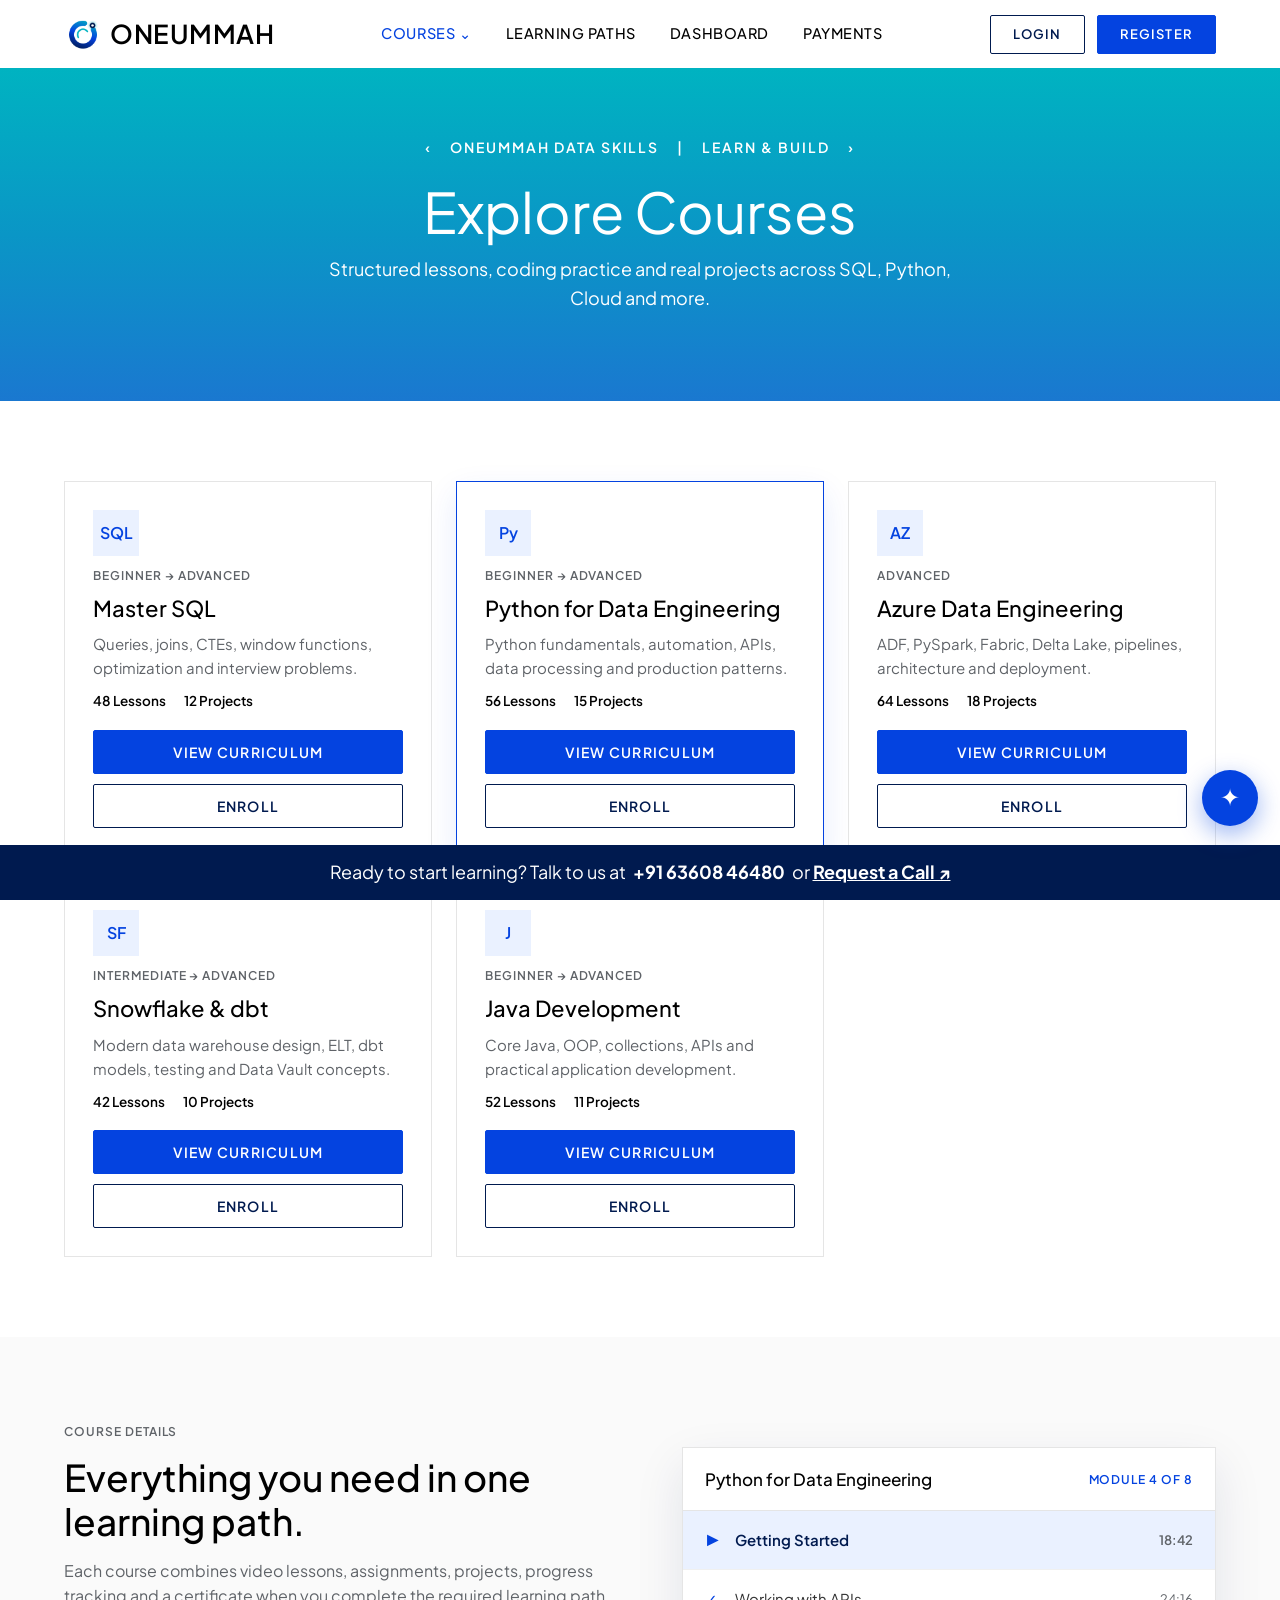
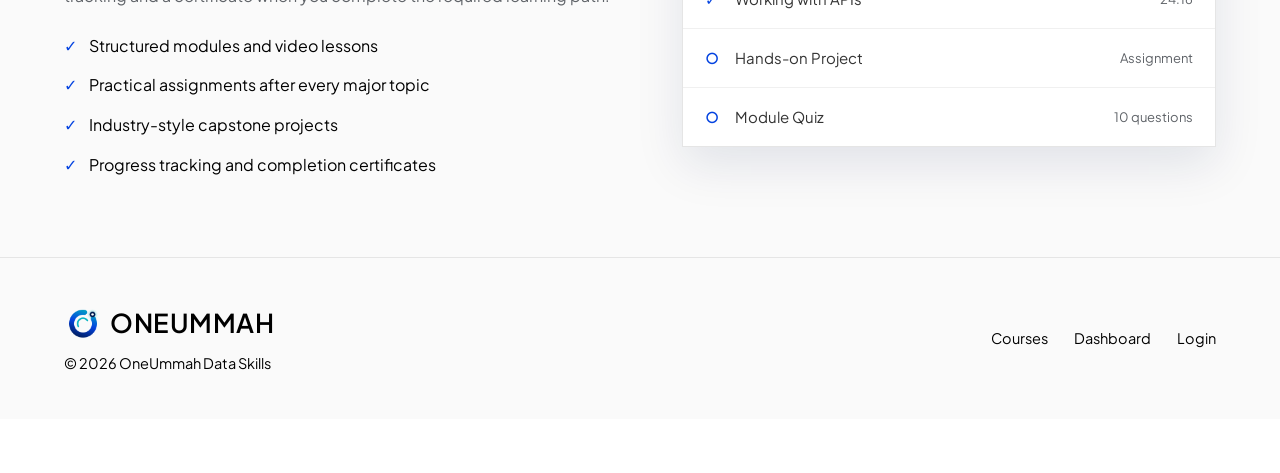
<file: courses.html>
<!DOCTYPE html>
<html lang="en">
<head>
<meta charset="utf-8">
<meta name="viewport" content="width=device-width, initial-scale=1">
<link rel="preconnect" href="https://fonts.googleapis.com">
<link rel="preconnect" href="https://fonts.gstatic.com" crossorigin>
<link href="https://fonts.googleapis.com/css2?family=Plus+Jakarta+Sans:wght@400;500;600;700&display=swap" rel="stylesheet">
<link href="https://api.fontshare.com/v2/css?f[]=clash-grotesk@400,500,600&display=swap" rel="stylesheet">
<link rel="stylesheet" href="scaler-theme.css?v=4">
<title>Courses | OneUmmah Data Skills</title>
</head>
<body>
<header>
  <div class="wrap nav">
    <a class="logo" href="index.html"><i>O</i>OneUmmah</a>
    <nav class="links" id="links" aria-label="Main">
      <div class="dd" id="dd">
        <button type="button" aria-expanded="false" aria-current="page">Courses ⌄</button>
        <div class="dd-menu">
          <a href="courses.html#sql">Master SQL</a>
          <a href="courses.html#python">Python for Data Engineering</a>
          <a href="courses.html#azure">Azure Data Engineering</a>
          <a href="courses.html#snowflake">Snowflake &amp; dbt</a>
          <a href="courses.html#java">Java Development</a>
        </div>
      </div>
      <a href="learning-paths.html">Learning Paths</a>
      <a href="dashboard.html">Dashboard</a>
      <a href="payments.html">Payments</a>
      <a class="m-only" href="login.html">Login</a>
    </nav>
    <div class="nav-cta">
      <span class="nav-guest" id="guestActions">
        <a class="btn outline sm hide-m" href="login.html">Login</a>
        <a class="btn sm hide-m" href="register.html">Register</a>
      </span>
      <span class="nav-user" id="authActions" style="display:none">
        <a href="dashboard.html" class="user-pill"><span class="av" id="navAvatar">S</span><span id="navName">Student</span></a>
        <button class="btn outline sm" type="button" onclick="handleLogout()">Logout</button>
      </span>
      <button class="burger" id="burger" aria-label="Menu" aria-expanded="false">☰</button>
    </div>
  </div>
</header>
<main>
<section class="page-hero">
  <div class="wrap">
    <div class="eyebrow"><span>‹</span><span>OneUmmah Data Skills</span><span>|</span><span>Learn &amp; Build</span><span>›</span></div>
    <h1>Explore Courses</h1>
    <p>Structured lessons, coding practice and real projects across SQL, Python, Cloud and more.</p>
  </div>
</section>

<section>
  <div class="wrap">
    <div class="grid courses">
      <article class="card" id="sql">
        <span class="badge">SQL</span><span class="tag">Beginner → Advanced</span>
        <h3>Master SQL</h3><p>Queries, joins, CTEs, window functions, optimization and interview problems.</p>
        <div class="meta"><span>48 Lessons</span><span>12 Projects</span></div>
        <div class="acts">
          <button class="btn" type="button" onclick="openCourse('sql')">View Curriculum</button>
          <button class="btn outline course-btn-alt" type="button" data-course="sql" onclick="startEnroll('sql')">Enroll</button>
        </div>
      </article>
      <article class="card featured" id="python">
        <span class="badge">Py</span><span class="tag">Beginner → Advanced</span>
        <h3>Python for Data Engineering</h3><p>Python fundamentals, automation, APIs, data processing and production patterns.</p>
        <div class="meta"><span>56 Lessons</span><span>15 Projects</span></div>
        <div class="acts">
          <button class="btn" type="button" onclick="openCourse('python')">View Curriculum</button>
          <button class="btn outline course-btn-alt" type="button" data-course="python" onclick="startEnroll('python')">Enroll</button>
        </div>
      </article>
      <article class="card" id="azure">
        <span class="badge">AZ</span><span class="tag">Advanced</span>
        <h3>Azure Data Engineering</h3><p>ADF, PySpark, Fabric, Delta Lake, pipelines, architecture and deployment.</p>
        <div class="meta"><span>64 Lessons</span><span>18 Projects</span></div>
        <div class="acts">
          <button class="btn" type="button" onclick="openCourse('azure')">View Curriculum</button>
          <button class="btn outline course-btn-alt" type="button" data-course="azure" onclick="startEnroll('azure')">Enroll</button>
        </div>
      </article>
      <article class="card" id="snowflake">
        <span class="badge">SF</span><span class="tag">Intermediate → Advanced</span>
        <h3>Snowflake &amp; dbt</h3><p>Modern data warehouse design, ELT, dbt models, testing and Data Vault concepts.</p>
        <div class="meta"><span>42 Lessons</span><span>10 Projects</span></div>
        <div class="acts">
          <button class="btn" type="button" onclick="openCourse('snowflake')">View Curriculum</button>
          <button class="btn outline course-btn-alt" type="button" data-course="snowflake" onclick="startEnroll('snowflake')">Enroll</button>
        </div>
      </article>
      <article class="card" id="java">
        <span class="badge">J</span><span class="tag">Beginner → Advanced</span>
        <h3>Java Development</h3><p>Core Java, OOP, collections, APIs and practical application development.</p>
        <div class="meta"><span>52 Lessons</span><span>11 Projects</span></div>
        <div class="acts">
          <button class="btn" type="button" onclick="openCourse('java')">View Curriculum</button>
          <button class="btn outline course-btn-alt" type="button" data-course="java" onclick="startEnroll('java')">Enroll</button>
        </div>
      </article>
    </div>
  </div>
</section>

<section id="course-details" class="alt">
  <div class="wrap detail">
    <div>
      <span class="tag">Course details</span>
      <h2 id="detailTitle">Everything you need in one learning path.</h2>
      <p>Each course combines video lessons, assignments, projects, progress tracking and a certificate when you complete the required learning path.</p>
      <ul class="checks">
        <li>Structured modules and video lessons</li>
        <li>Practical assignments after every major topic</li>
        <li>Industry-style capstone projects</li>
        <li>Progress tracking and completion certificates</li>
      </ul>
    </div>
    <div class="lpanel">
      <div class="lhead"><span id="detailModule">Python for Data Engineering</span><b>Module 4 of 8</b></div>
      <div class="lrow on"><span>▶</span> Getting Started <small>18:42</small></div>
      <div class="lrow"><span>✓</span> Working with APIs <small>24:16</small></div>
      <div class="lrow"><span>○</span> Hands-on Project <small>Assignment</small></div>
      <div class="lrow"><span>○</span> Module Quiz <small>10 questions</small></div>
    </div>
  </div>
</section>
</main>
<footer>
  <div class="wrap foot">
    <div><a class="logo" href="index.html"><i>O</i>OneUmmah</a><p style="margin-top:8px">© 2026 OneUmmah Data Skills</p></div>
    <nav aria-label="Footer"><a href="courses.html">Courses</a><a href="dashboard.html">Dashboard</a><a href="login.html">Login</a></nav>
  </div>
</footer>
<div id="toast" class="toast"></div>
<script src="script.js"></script>
<script src="scaler-common.js?v=4"></script>
<script src="chatbot.js?v=4"></script>
</body>
</html>
</file>
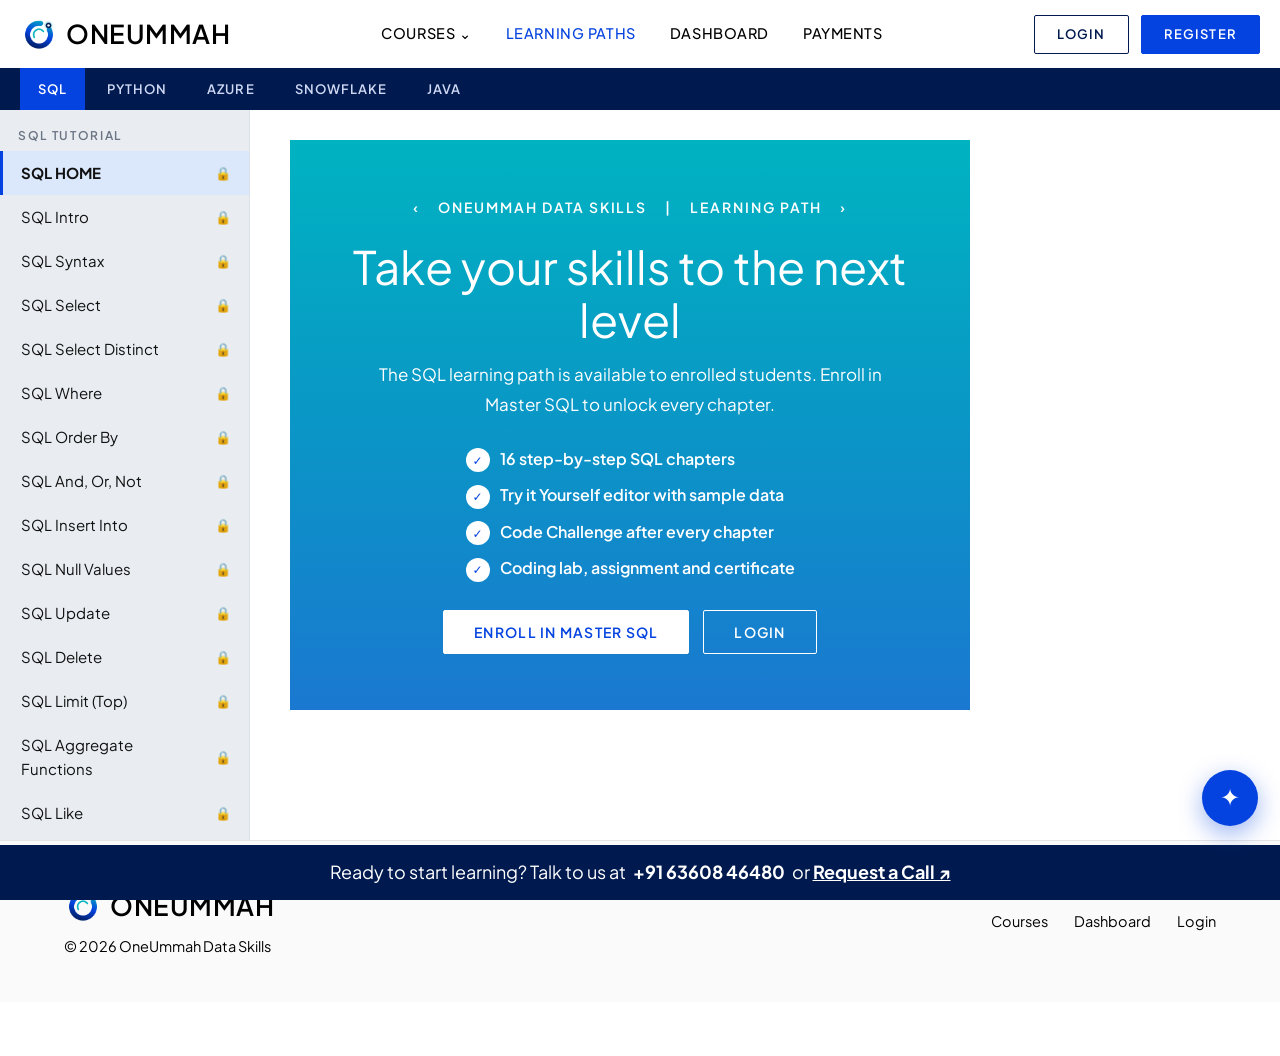
<file: learning-paths.html>
<!DOCTYPE html>
<html lang="en">
<head>
<meta charset="utf-8">
<meta name="viewport" content="width=device-width, initial-scale=1">
<link rel="preconnect" href="https://fonts.googleapis.com">
<link rel="preconnect" href="https://fonts.gstatic.com" crossorigin>
<link href="https://fonts.googleapis.com/css2?family=Plus+Jakarta+Sans:wght@400;500;600;700&display=swap" rel="stylesheet">
<link href="https://api.fontshare.com/v2/css?f[]=clash-grotesk@400,500,600&display=swap" rel="stylesheet">
<link rel="stylesheet" href="scaler-theme.css?v=4">
<title>SQL Learning Path | OneUmmah Data Skills</title>
<script src="scaler-access.js?v=4"></script>
<style>
header .wrap,.lt-tabs .wrap{max-width:none;padding:0 20px}
.lt-tabs{background:var(--navy);position:sticky;top:68px;z-index:55}
.lt-tabs .wrap{display:flex;gap:4px;overflow-x:auto}
.lt-tabs a{padding:13px 18px;font:600 13px var(--font);letter-spacing:.08em;text-transform:uppercase;color:#cfd8f3;white-space:nowrap;cursor:pointer}
.lt-tabs a:hover{background:#0d2a6b;color:#fff}
.lt-tabs a.on{background:var(--blue);color:#fff}
.lt-layout{display:grid;grid-template-columns:250px minmax(0,1fr) 270px;gap:0;align-items:start}
.lt-side{position:sticky;top:116px;height:calc(100vh - 116px - 54px);overflow-y:auto;background:#e9edf2;border-right:1px solid #dbe1e8}
.lt-sidehead{padding:18px 18px 8px;font:600 12px var(--font);letter-spacing:.14em;color:#6b7482}
.lt-side a{display:block;padding:10px 18px;font-size:15px;color:#111;cursor:pointer}
.lt-side .ch{display:flex;justify-content:space-between;align-items:center;gap:8px;border-left:3px solid transparent}
.lt-side .ch:hover,.lt-side .sb:hover{background:#dde5ef}
.lt-side .ch.cur{background:#fff;font-weight:600}
.lt-side .ch.on{background:#dbe7fb;border-left-color:var(--blue);font-weight:700}
.lt-side .car{display:block;width:0;height:0;border-left:5px solid transparent;border-right:5px solid transparent;border-top:6px solid #5f6772;transition:transform .2s}
.lt-side .car.up{transform:rotate(180deg)}
.lt-side .sub{background:#fff}
.lt-side .sb{padding:9px 18px 9px 34px;font-size:14px;border-left:3px solid transparent}
.lt-side .sb.on{background:#dbe7fb;border-left-color:var(--blue);font-weight:700}
.lt-side .d{color:#1c7a45;font-size:13px}
.lt-main{min-width:0;padding:30px 40px 70px}
.lt-hr{border:0;border-top:1px solid var(--line);margin:0 0 24px}
.lt-exercise{scroll-margin-top:130px}
.lt-main h1{font:400 clamp(32px,4vw,48px)/1.15 var(--display);margin-bottom:18px}
.lt-main h2{text-align:left}
.lt-nav{display:flex;justify-content:space-between;gap:12px;margin:0 0 26px}
.lt-main p{margin:0 0 16px;font-size:17px;color:#222;line-height:1.75}
.lt-cards{display:grid;grid-template-columns:1fr 1fr;border:1px solid var(--line);margin:8px 0 28px}
.lt-cards>div{padding:30px}
.lt-cards>div+div{background:#eaf3ff}
.lt-cards h2{font-size:28px;margin-bottom:12px}
.lt-cards .btn{margin-top:6px}
.lt-ex-box{background:#f1f4f9;border:1px solid var(--line);padding:22px;margin:22px 0}
.lt-ex-box h3{font:500 24px var(--display);margin-bottom:12px}
.code{background:#fff;border-left:4px solid var(--blue);padding:14px 16px;font:15px/1.7 Consolas,"Courier New",monospace;white-space:pre-wrap;overflow-x:auto;margin-bottom:16px}
.kw{color:#0443e0;font-weight:600}.str{color:#a31515}
.lt-try{display:none;margin-top:18px}
.lt-try.open{display:block}
.lt-try textarea{display:block;width:100%;min-height:150px;resize:vertical;background:#0b1730;color:#e6edf7;border:0;padding:16px;font:14px/1.7 Consolas,"Courier New",monospace;outline:none}
.lt-try .acts{display:flex;gap:10px;flex-wrap:wrap;margin:10px 0}
.lt-out{background:#fff;border:1px solid var(--line);padding:14px;min-height:60px;overflow:auto;font-size:14px}
.lt-out table{width:100%;border-collapse:collapse}
.lt-out th,.lt-out td{padding:8px 10px;text-align:left;border:1px solid var(--line);white-space:nowrap}
.lt-out th{background:#eaf1ff}
.lt-out .ok{color:#166534;font-weight:600}.lt-out .bad{color:#b42318}
.lt-exercise{background:#14233f;color:#fff;padding:30px;margin:30px 0}
.lt-exercise h3{color:#fff;font:500 28px var(--display);text-align:center;margin-bottom:14px}
.lt-exercise .q{text-align:center;font-weight:700;margin-bottom:16px}
.lt-exercise label{display:block;max-width:440px;margin:8px auto;padding:12px 14px;background:rgba(255,255,255,.08);cursor:pointer}
.lt-exercise label:hover{background:rgba(255,255,255,.16)}
.lt-exercise input{accent-color:#4d8bff;margin-right:8px}
.lt-exercise .fb{text-align:center;margin-top:14px;font-weight:700;min-height:22px}
.lt-exercise .btn{display:block;margin:16px auto 0}
.lt-right{position:sticky;top:130px;padding:30px 24px 0 0}
.lt-pcard{border:1px solid var(--line);padding:22px;margin-bottom:16px;background:#fff}
.lt-pcard h3{font:500 20px var(--display);margin-bottom:10px}
.lt-bar{height:8px;background:#e8eef9;margin:10px 0}
.lt-bar div{height:100%;background:var(--blue)}
.lt-pcard .btn{display:block;text-align:center;margin-top:10px}
.lt-lock{background:var(--hero-deep);color:#fff;padding:56px 36px;text-align:center}
.lt-lock .eyebrow{justify-content:center}
.lt-lock h2{color:#fff;text-align:center;font:400 clamp(30px,4vw,46px)/1.15 var(--display);margin:22px 0 14px}
.lt-lock p{color:#fff;max-width:560px;margin:0 auto 20px}
.lt-lock ul{list-style:none;display:inline-grid;gap:10px;text-align:left;margin:6px 0 28px;font-weight:600}
.lt-lock li::before{content:"✓";display:inline-grid;place-items:center;width:24px;height:24px;border-radius:50%;background:#fff;color:var(--blue);font-size:12px;margin-right:10px}
.lt-lock .row{display:flex;gap:14px;justify-content:center;flex-wrap:wrap}
.lt-lock .btn{background:#fff;color:var(--blue);border-color:#fff}
.lt-lock .btn.outline{background:transparent;color:#fff;border-color:#fff}
.lt-select{display:none;width:100%;height:44px;margin-bottom:18px;border:1px solid #cfcfcf;padding:0 12px;font:inherit;background:#fff}
@media(max-width:1180px){.lt-layout{grid-template-columns:240px minmax(0,1fr)}.lt-right{display:none}}
@media(max-width:860px){.lt-layout{grid-template-columns:1fr}.lt-side{display:none}.lt-select{display:block}.lt-cards{grid-template-columns:1fr}.lt-lock{padding:40px 20px}.lt-main{padding:22px 16px 60px}.lt-tabs{top:0;position:static}}
.cm{color:#6a737d;font-style:italic}
.lt-out pre{margin:0;white-space:pre-wrap;font:14px/1.7 Consolas,"Courier New",monospace;color:#111}
.lt-out pre.bad{color:#b42318}
</style>
</head>
<body>
<header>
  <div class="wrap nav">
    <a class="logo" href="index.html"><i>O</i>OneUmmah</a>
    <nav class="links" id="links" aria-label="Main">
      <div class="dd" id="dd">
        <button type="button" aria-expanded="false">Courses ⌄</button>
        <div class="dd-menu">
          <a href="courses.html#sql">Master SQL</a>
          <a href="courses.html#python">Python for Data Engineering</a>
          <a href="courses.html#azure">Azure Data Engineering</a>
          <a href="courses.html#snowflake">Snowflake &amp; dbt</a>
          <a href="courses.html#java">Java Development</a>
        </div>
      </div>
      <a href="learning-paths.html" aria-current="page">Learning Paths</a>
      <a href="dashboard.html">Dashboard</a>
      <a href="payments.html">Payments</a>
      <a class="m-only" href="login.html">Login</a>
    </nav>
    <div class="nav-cta">
      <span class="nav-guest" id="guestActions">
        <a class="btn outline sm hide-m" href="login.html">Login</a>
        <a class="btn sm hide-m" href="register.html">Register</a>
      </span>
      <span class="nav-user" id="authActions" style="display:none">
        <a href="dashboard.html" class="user-pill"><span class="av" id="navAvatar">S</span><span id="navName">Student</span></a>
        <button class="btn outline sm" type="button" onclick="handleLogout()">Logout</button>
      </span>
      <button class="burger" id="burger" aria-label="Menu" aria-expanded="false">☰</button>
    </div>
  </div>
</header>

<div class="lt-tabs"><div class="wrap">
  <a class="on" id="tabSql" href="#home">SQL</a><a id="tabPy" href="#py-home">Python</a><a data-soon="Azure">Azure</a><a data-soon="Snowflake">Snowflake</a><a data-soon="Java">Java</a>
</div></div>

<main class="lt-layout">
  <aside class="lt-side"><div class="lt-sidehead" id="sideHead">SQL TUTORIAL</div><nav id="chList" aria-label="SQL chapters"></nav></aside>
  <article class="lt-main" id="ltMain"></article>
  <aside class="lt-right" id="ltRight"></aside>
</main>

<footer>
  <div class="wrap foot">
    <div><a class="logo" href="index.html"><i>O</i>OneUmmah</a><p style="margin-top:8px">© 2026 OneUmmah Data Skills</p></div>
    <nav aria-label="Footer"><a href="courses.html">Courses</a><a href="dashboard.html">Dashboard</a><a href="login.html">Login</a></nav>
  </div>
</footer>
<div id="toast" class="toast"></div>
<script src="script.js"></script>
<script src="scaler-common.js?v=4"></script>
<script>
(function(){
  function byId(i){return document.getElementById(i)}
  function say(m){if(typeof toast==="function")toast(m)}
  var CH,P,PATH,paid,PATHS={};

  /* ---------- chapters ---------- */
  var SQL_CH=[
   {id:"home",t:"SQL HOME"},
   {id:"intro",t:"SQL Intro",p:["SQL (Structured Query Language) is the standard language for working with relational databases. You use it to store, read, change and remove data.","A relational database keeps its data in tables made of rows and columns. SQL is how you talk to those tables, and the same ideas work in MySQL, PostgreSQL, SQL Server and SQLite."],ex:"SELECT * FROM Customers;",q:["What does SQL stand for?",["Structured Query Language","Simple Question List","Stored Query Logic"],0]},
   {id:"syntax",t:"SQL Syntax",p:["Every SQL command is a statement. A statement is made of keywords such as SELECT and FROM, plus table and column names, and it ends with a semicolon.","Keywords are not case sensitive, but writing them in capitals makes queries easier to read."],ex:"SELECT CustomerName, City FROM Customers;",q:["Which symbol usually ends an SQL statement?",[".",";",":"],1]},
   {id:"select",t:"SQL Select",p:["SELECT chooses the columns you want to see. List the column names separated by commas, or use * to get every column.","FROM tells SQL which table to read the data from."],ex:"SELECT CustomerName, Country FROM Customers;",q:["Which command reads data from a table?",["GET","SELECT","FETCH"],1]},
   {id:"distinct",t:"SQL Select Distinct",p:["A column often repeats the same value many times. SELECT DISTINCT returns each different value only once.","Use it to answer questions such as: which countries do my customers live in?"],ex:"SELECT DISTINCT Country FROM Customers;",q:["What does DISTINCT do?",["Sorts the rows","Removes duplicate values","Deletes rows"],1]},
   {id:"where",t:"SQL Where",p:["WHERE keeps only the rows that match a condition. Text values go inside single quotes, numbers do not.","You can compare with =, &lt;&gt;, &gt;, &lt;, &gt;= and &lt;=."],ex:"SELECT * FROM Customers WHERE Country = 'India';",q:["Which clause filters rows?",["WHERE","ORDER BY","GROUP BY"],0]},
   {id:"orderby",t:"SQL Order By",p:["ORDER BY sorts the result. The default order is ascending (ASC). Add DESC to sort from the highest value to the lowest.","You can sort by more than one column by separating them with commas."],ex:"SELECT * FROM Orders ORDER BY Amount DESC;",q:["How do you sort from highest to lowest?",["ORDER BY column ASC","ORDER BY column DESC","SORT column"],1]},
   {id:"andornot",t:"SQL And, Or, Not",p:["Combine conditions inside WHERE. AND needs both conditions to be true, OR needs at least one, and NOT reverses a condition.","Use brackets when you mix them, so the result is exactly what you expect."],ex:"SELECT * FROM Customers WHERE Country = 'India' AND City <> 'Mumbai';",q:["Which operator needs BOTH conditions to be true?",["OR","AND","NOT"],1]},
   {id:"insert",t:"SQL Insert Into",p:["INSERT INTO adds a new row to a table. Name the columns, then give the matching values in the same order.","Run the example, then run SELECT again to see your new row."],ex:"INSERT INTO Customers (CustomerID, CustomerName, ContactName, City, Country)\nVALUES (9, 'Iris Stationery', 'Noor Jahan', 'Kochi', 'India');\n\nSELECT * FROM Customers;",q:["Which command adds a new row?",["ADD ROW","INSERT INTO","APPEND"],1]},
   {id:"null",t:"SQL Null Values",p:["NULL means there is no value in a field. It is not zero and it is not an empty text.","You cannot test it with =. Use IS NULL or IS NOT NULL."],ex:"SELECT CustomerName FROM Customers WHERE ContactName IS NULL;",q:["How do you test for a missing value?",["= NULL","IS NULL","== NULL"],1]},
   {id:"update",t:"SQL Update",p:["UPDATE changes values in existing rows. SET says what to change and WHERE says which rows.","Be careful: without WHERE every row in the table is changed."],ex:"UPDATE Customers SET City = 'Pune' WHERE CustomerID = 5;\n\nSELECT * FROM Customers WHERE CustomerID = 5;",q:["What happens if you run UPDATE without WHERE?",["Nothing","Only the first row changes","Every row changes"],2]},
   {id:"delete",t:"SQL Delete",p:["DELETE removes rows from a table. Like UPDATE, it should almost always have a WHERE clause.","DELETE removes rows only. The table itself stays."],ex:"DELETE FROM Orders WHERE OrderID = 110;\n\nSELECT * FROM Orders;",q:["Which command removes rows from a table?",["REMOVE","DELETE","DROP ROW"],1]},
   {id:"limit",t:"SQL Limit (Top)",p:["LIMIT returns only the first few rows. It is handy with ORDER BY, for example to get the top 3 biggest orders.","SQLite and MySQL use LIMIT. SQL Server uses SELECT TOP instead."],ex:"SELECT * FROM Orders ORDER BY Amount DESC LIMIT 3;",q:["Which keyword limits the number of rows in SQLite and MySQL?",["LIMIT","TOP","FIRST"],0]},
   {id:"aggregate",t:"SQL Aggregate Functions",p:["Aggregate functions turn many rows into one value: COUNT() counts rows, SUM() adds, AVG() averages, MIN() finds the smallest and MAX() the largest.","AS gives the result column a readable name."],ex:"SELECT COUNT(*) AS Orders, SUM(Amount) AS Total, AVG(Amount) AS Average,\n       MIN(Amount) AS Smallest, MAX(Amount) AS Largest\nFROM Orders;",q:["Which function counts rows?",["COUNT()","SUM()","TOTAL()"],0]},
   {id:"like",t:"SQL Like",p:["LIKE searches for a pattern in text. The % sign stands for any number of characters, and _ stands for exactly one.","'B%' means starts with B, '%a' means ends with a, and '%an%' means contains an."],ex:"SELECT * FROM Customers WHERE City LIKE 'H%';",q:["What does % mean in a LIKE pattern?",["Exactly one character","Any number of characters","A number"],1]},
   {id:"joins",t:"SQL Joins",p:["A JOIN combines rows from two tables using a related column. Here Orders.CustomerID points to Customers.CustomerID.","JOIN (INNER JOIN) keeps only rows that match in both tables. LEFT JOIN keeps every row from the left table."],ex:"SELECT Customers.CustomerName, Orders.OrderID, Orders.Amount\nFROM Orders\nJOIN Customers ON Orders.CustomerID = Customers.CustomerID;",q:["What does JOIN do?",["Combines rows from two tables","Deletes a table","Sorts a table"],0]},
   {id:"groupby",t:"SQL Group By",p:["GROUP BY puts rows with the same value into groups, so an aggregate function can work on each group.","Example: count how many customers live in each country."],ex:"SELECT Country, COUNT(*) AS Customers\nFROM Customers\nGROUP BY Country;",q:["GROUP BY is most often used with...",["Aggregate functions","INSERT","DROP"],0]}
  ];
  SQL_CH[0].q=["Which SQL statement is used to select all records from a table named 'Customers'?",["SELECT * FROM Customers;","GET ALL Customers;","READ Customers;"],0];
  SQL_CH[0].ex="SELECT * FROM Customers;";

  /* ---------- Python chapters ---------- */
  var PY_CH=[
   {
    "id": "py-home",
    "t": "Python HOME",
    "ex": "print(\"Hello, World!\")",
    "q": [
     "Which function is used to display output in Python?",
     [
      "print()",
      "echo()",
      "write()"
     ],
     0
    ]
   },
   {
    "id": "py-intro",
    "t": "Python Intro",
    "p": [
     "Python is a popular, beginner-friendly programming language. It is used for automation, web apps, data analysis, data engineering and AI.",
     "Its code reads almost like English, so you can focus on solving problems instead of fighting the syntax."
    ],
    "ex": "print(\"Hello, OneUmmah!\")",
    "q": [
     "Python is a...",
     [
      "Programming language",
      "Database",
      "Web browser"
     ],
     0
    ]
   },
   {
    "id": "py-start",
    "t": "Python Get Started",
    "p": [
     "To run Python on your own computer you need the Python interpreter. Save your code in a file that ends with .py and run it with the python command.",
     "You can also run Python right here in your browser using the Try it Yourself button."
    ],
    "ex": "print(\"Python is ready\")\nprint(2 + 3)",
    "q": [
     "Python files usually end with...",
     [
      ".py",
      ".pt",
      ".pyt"
     ],
     0
    ]
   },
   {
    "id": "py-syntax",
    "t": "Python Syntax",
    "p": [
     "Python uses indentation (spaces at the start of a line) to mark a block of code. Other languages use curly brackets for this.",
     "Indentation is required. If you forget it, Python shows an error."
    ],
    "ex": "if 5 > 2:\n    print(\"Five is greater than two\")",
    "q": [
     "What does Python use to mark a block of code?",
     [
      "Indentation",
      "Semicolons",
      "Square brackets only"
     ],
     0
    ]
   },
   {
    "id": "py-output",
    "t": "Python Output",
    "p": [
     "The print() function shows text or values on the screen. You can print several things at once by separating them with commas.",
     "Text goes inside quotes. Numbers and calculations do not need quotes."
    ],
    "ex": "print(\"Welcome to\", \"OneUmmah\")\nprint(2 + 3)",
    "q": [
     "Which function displays output?",
     [
      "print()",
      "show()",
      "display()"
     ],
     0
    ]
   },
   {
    "id": "py-comments",
    "t": "Python Comments",
    "p": [
     "Comments explain your code to people. Python ignores everything after a # sign on a line.",
     "Use comments to explain why you did something, not to repeat what the code already says."
    ],
    "ex": "# This line is a comment\nprint(\"Comments are ignored\")  # so is this part",
    "q": [
     "Which symbol starts a comment in Python?",
     [
      "//",
      "#",
      "<!--"
     ],
     1
    ]
   },
   {
    "id": "py-variables",
    "t": "Python Variables",
    "p": [
     "A variable is a name that stores a value. You create it by assigning a value with =. There is no special keyword to declare it.",
     "Names can contain letters, digits and underscores, but cannot start with a digit."
    ],
    "ex": "name = \"Sara\"\nmarks = 90\nprint(name, marks)",
    "q": [
     "Which is a valid variable name?",
     [
      "2marks",
      "my_marks",
      "my-marks"
     ],
     1
    ]
   },
   {
    "id": "py-datatypes",
    "t": "Python Data Types",
    "p": [
     "Every value has a type. The common built-in types are str (text), int (whole numbers), float (decimals), bool (True or False), list, tuple, set and dict.",
     "The type() function tells you the type of a value."
    ],
    "ex": "print(type(\"hello\"))\nprint(type(10))\nprint(type(3.5))\nprint(type(True))",
    "q": [
     "Which type stores whole numbers?",
     [
      "str",
      "int",
      "bool"
     ],
     1
    ]
   },
   {
    "id": "py-numbers",
    "t": "Python Numbers",
    "p": [
     "Python has int, float and complex numbers, and the usual maths operators work as you expect.",
     "// divides and rounds down, % gives the remainder and ** raises a number to a power."
    ],
    "ex": "print(7 + 3)\nprint(7 / 2)\nprint(7 // 2)\nprint(7 % 2)\nprint(2 ** 5)",
    "q": [
     "What is 7 // 2 in Python?",
     [
      "3.5",
      "3",
      "4"
     ],
     1
    ]
   },
   {
    "id": "py-casting",
    "t": "Python Casting",
    "p": [
     "Casting changes a value from one type to another with int(), float() and str().",
     "For example, a number that arrives as text must be cast before you can do maths with it."
    ],
    "ex": "age = \"25\"\nnext_year = int(age) + 1\nprint(next_year)\nprint(str(next_year) + \" years\")",
    "q": [
     "Which function turns text into a whole number?",
     [
      "int()",
      "str()",
      "text()"
     ],
     0
    ]
   },
   {
    "id": "py-strings",
    "t": "Python Strings",
    "p": [
     "Text is stored in strings, written inside single or double quotes. Join strings with +, find the length with len(), and use methods such as upper().",
     "You can slice a string to take a part of it: text[0:3] gives the first three characters."
    ],
    "ex": "text = \"OneUmmah\"\nprint(len(text))\nprint(text.upper())\nprint(text[0:3])\nprint(\"Hello \" + text)",
    "q": [
     "Which function gives the length of a string?",
     [
      "len()",
      "size()",
      "count()"
     ],
     0
    ]
   },
   {
    "id": "py-booleans",
    "t": "Python Booleans",
    "p": [
     "A boolean is either True or False. Comparisons such as > and == return a boolean, and if-statements use it to decide what to do.",
     "bool() converts a value to a boolean: empty or zero values are False, almost everything else is True."
    ],
    "ex": "print(10 > 9)\nprint(10 == 9)\nprint(bool(0))\nprint(bool(\"hello\"))",
    "q": [
     "What does 10 == 9 return?",
     [
      "True",
      "False",
      "Error"
     ],
     1
    ]
   },
   {
    "id": "py-operators",
    "t": "Python Operators",
    "p": [
     "Operators work on values. The ones you will use most are arithmetic (+ - * /), comparison (== != > <), logical (and, or, not) and membership (in).",
     "Logical operators combine conditions, so they appear a lot inside if-statements."
    ],
    "ex": "x = 8\nprint(x > 5 and x < 10)\nprint(\"a\" in \"data\")\nprint(not x == 8)",
    "q": [
     "Which operator needs BOTH conditions to be true?",
     [
      "or",
      "and",
      "not"
     ],
     1
    ]
   },
   {
    "id": "py-lists",
    "t": "Python Lists",
    "p": [
     "A list holds several items in order, inside square brackets. Lists can be changed: add an item with append(), remove one with remove().",
     "Read an item by its index. The first item has index 0."
    ],
    "ex": "skills = [\"SQL\", \"Python\"]\nskills.append(\"Azure\")\nprint(skills)\nprint(skills[0])\nprint(len(skills))",
    "q": [
     "What is the index of the first item in a list?",
     [
      "0",
      "1",
      "-1"
     ],
     0
    ]
   },
   {
    "id": "py-tuples",
    "t": "Python Tuples",
    "p": [
     "A tuple is like a list, but it cannot be changed after it is created. It is written with round brackets.",
     "Use a tuple for values that should stay fixed, such as a point on a map."
    ],
    "ex": "point = (10, 20)\nprint(point)\nprint(point[1])",
    "q": [
     "Can you change an item inside a tuple?",
     [
      "Yes",
      "No",
      "Only the first item"
     ],
     1
    ]
   },
   {
    "id": "py-sets",
    "t": "Python Sets",
    "p": [
     "A set stores unique values with no fixed order, inside curly brackets. Duplicates are removed automatically.",
     "Sets are handy for removing duplicates and for quickly checking whether a value is present."
    ],
    "ex": "tags = {\"sql\", \"python\", \"sql\"}\nprint(len(tags))\nprint(\"python\" in tags)",
    "q": [
     "What happens to duplicate values in a set?",
     [
      "They are kept",
      "They are removed",
      "They cause an error"
     ],
     1
    ]
   },
   {
    "id": "py-dicts",
    "t": "Python Dictionaries",
    "p": [
     "A dictionary stores key: value pairs inside curly brackets. You look up a value by its key.",
     "It is perfect for describing one thing with several details, like a student with a name and marks."
    ],
    "ex": "student = {\"name\": \"Rahul\", \"marks\": 80}\nprint(student[\"name\"])\nstudent[\"marks\"] = 90\nprint(student)",
    "q": [
     "How do you read a value from a dictionary?",
     [
      "By its key",
      "Only by its position",
      "With get_all()"
     ],
     0
    ]
   },
   {
    "id": "py-ifelse",
    "t": "Python If...Else",
    "p": [
     "if, elif and else let your program choose. Python runs the first block whose condition is True.",
     "Remember the colon at the end of each condition line and the indentation of the code below it."
    ],
    "ex": "marks = 75\nif marks >= 90:\n    print(\"Excellent\")\nelif marks >= 60:\n    print(\"Good\")\nelse:\n    print(\"Keep practising\")",
    "q": [
     "Which keyword adds another condition after if?",
     [
      "elif",
      "else if",
      "elseif"
     ],
     0
    ]
   },
   {
    "id": "py-while",
    "t": "Python While Loops",
    "p": [
     "A while loop repeats as long as its condition is True.",
     "Make sure something inside the loop changes the condition, otherwise it will run forever."
    ],
    "ex": "count = 1\nwhile count <= 3:\n    print(\"Round\", count)\n    count += 1",
    "q": [
     "A while loop keeps running...",
     [
      "Exactly once",
      "As long as the condition is True",
      "Never"
     ],
     1
    ]
   },
   {
    "id": "py-for",
    "t": "Python For Loops",
    "p": [
     "A for loop goes through each item of a list, a string or a range. range(n) gives the numbers 0 up to n-1.",
     "Use a for loop when you know what you want to loop over."
    ],
    "ex": "for skill in [\"SQL\", \"Python\", \"Azure\"]:\n    print(skill)\n\nfor i in range(3):\n    print(i)",
    "q": [
     "What does range(3) produce?",
     [
      "1, 2, 3",
      "0, 1, 2",
      "0, 1, 2, 3"
     ],
     1
    ]
   },
   {
    "id": "py-functions",
    "t": "Python Functions",
    "p": [
     "A function is a reusable block of code. Define it with def, give it parameters, and use return to send back a result.",
     "Call the function by writing its name with brackets. You can call it as many times as you like."
    ],
    "ex": "def greet(name):\n    return \"Hello, \" + name\n\nprint(greet(\"Sara\"))\nprint(greet(\"Amir\"))",
    "q": [
     "Which keyword defines a function?",
     [
      "function",
      "def",
      "func"
     ],
     1
    ]
   }
  ];

  PATHS.sql={key:"sql",name:"SQL",course:"sql",pk:"sqlpath",CH:SQL_CH,strip:/^SQL /,kind:"sql",lab:"compiler.html",labName:"SQL Lab",title:"SQL Tutorial",enrollName:"Master SQL",home:"home"};
  PATHS.python={key:"python",name:"Python",course:"python",pk:"pypath",CH:PY_CH,strip:/^Python /,kind:"py",lab:"python-compiler.html",labName:"Python Lab",title:"Python Tutorial",enrollName:"Python for Data Engineering",home:"py-home"};
  function pick(k){P=PATHS[k];CH=P.CH;PATH=P.pk;paid=OUM.hasPaid(P.course)}

  /* ---------- helpers ---------- */
  function esc(s){return s.replace(/&/g,"&amp;").replace(/</g,"&lt;").replace(/>/g,"&gt;")}
  var KW="SELECT|FROM|WHERE|ORDER BY|GROUP BY|DISTINCT|AND|OR|NOT|INSERT INTO|VALUES|UPDATE|SET|DELETE|LIMIT|AS|JOIN|ON|LIKE|IS|NULL|DESC|ASC|COUNT|SUM|AVG|MIN|MAX";
  var KWRE=new RegExp("('[^']*')|\\b("+KW+")\\b","gi");
  var PYRE=/("[^"\n]*"|'[^'\n]*')|(#[^\n]*)|\b(print|if|elif|else|for|while|in|def|return|import|from|and|or|not|True|False|None|len|range|type|int|float|str|bool|append|class|is|break|continue|pass)\b/g;
  function hl(s){
    if(P.kind==="py")return esc(s).replace(PYRE,function(m,a,b,c){return a?'<span class="str">'+a+'</span>':(b?'<span class="cm">'+b+'</span>':'<span class="kw">'+c+'</span>')});
    return esc(s).replace(KWRE,function(m,a,b){return a?'<span class="str">'+a+'</span>':'<span class="kw">'+b+'</span>'});
  }
  function done(){return OUM.done(PATH)}
  function parse(){
    var h=location.hash.slice(1),sec="lesson";
    if(/-challenge$/.test(h)){sec="challenge";h=h.replace(/-challenge$/,"")}
    for(var k in PATHS){var L=PATHS[k].CH;for(var i=0;i<L.length;i++)if(L[i].id===h)return{k:k,i:i,sec:sec}}
    return{k:"sql",i:0,sec:"lesson"};
  }

  /* ---------- sidebar (with dropdowns) + mobile select ---------- */
  var open={},lastCur=-1;
  function renderSide(cur,sec){
    var box=byId("chList");box.innerHTML="";
    if(cur!==lastCur){open[cur]=true;lastCur=cur}
    var sel=byId("chSelect");
    if(!sel){sel=document.createElement("select");sel.id="chSelect";sel.className="lt-select";sel.setAttribute("aria-label","Choose a chapter");sel.onchange=function(){location.hash=this.value};byId("ltMain").parentNode.insertBefore(sel,byId("ltMain"))}
    sel.innerHTML="";
    CH.forEach(function(c,i){
      var hasSub=paid&&i>2,isCur=i===cur;
      var a=document.createElement("a");a.href="#"+c.id;
      a.className="ch"+(isCur?(hasSub?" cur":" on"):"");
      var s1=document.createElement("span");s1.textContent=c.t;
      var right=document.createElement("span");right.style.cssText="display:flex;align-items:center;gap:8px";
      var d=document.createElement("span");d.className="d";
      d.textContent=!paid?"🔒":(done().indexOf(i)>-1?"✓":"");
      right.appendChild(d);
      if(hasSub){
        var cw=document.createElement("span");cw.style.padding="6px";
        var car=document.createElement("i");car.className="car"+(open[i]?" up":"");
        cw.appendChild(car);
        cw.onclick=function(e){e.preventDefault();e.stopPropagation();open[i]=!open[i];renderSide(cur,sec)};
        right.appendChild(cw);
      }
      a.appendChild(s1);a.appendChild(right);box.appendChild(a);
      if(hasSub&&open[i]){
        var sub=document.createElement("div");sub.className="sub";
        var l1=document.createElement("a");l1.className="sb"+(isCur&&sec!=="challenge"?" on":"");l1.href="#"+c.id;l1.textContent=c.t.replace(P.strip,"");
        var l2=document.createElement("a");l2.className="sb"+(isCur&&sec==="challenge"?" on":"");l2.href="#"+c.id+"-challenge";l2.textContent="Code Challenge";
        sub.appendChild(l1);sub.appendChild(l2);box.appendChild(sub);
      }
      var o=document.createElement("option");o.value=c.id;o.textContent=c.t;if(isCur)o.selected=true;sel.appendChild(o);
    });
  }

  /* ---------- locked page (not enrolled) ---------- */
  function renderLocked(){
    var u=OUM.user(),n=CH.length-1;
    byId("ltRight").innerHTML="";
    var list=P.kind==="py"
      ?'<li>'+n+' step-by-step Python chapters</li><li>Try it Yourself editor that runs Python in your browser</li><li>Code Challenge after every chapter</li><li>Coding lab, assignment and certificate</li>'
      :'<li>'+n+' step-by-step SQL chapters</li><li>Try it Yourself editor with sample data</li><li>Code Challenge after every chapter</li><li>Coding lab, assignment and certificate</li>';
    byId("ltMain").innerHTML=
      '<div class="lt-lock"><div class="eyebrow"><span>‹</span><span>OneUmmah Data Skills</span><span>|</span><span>Learning Path</span><span>›</span></div>'+
      '<h2>Take your skills to the next level</h2>'+
      '<p>The '+P.name+' learning path is available to enrolled students. Enroll in '+P.enrollName+' to unlock every chapter.</p>'+
      '<ul>'+list+'</ul>'+
      '<div class="row"><button class="btn" type="button" onclick="startEnroll(\''+P.course+'\')">Enroll in '+P.enrollName+'</button>'+
      (u?'':'<a class="btn outline" href="login.html">Login</a>')+'</div></div>';
  }

  /* ---------- chapter page ---------- */
  function exercise(i){
    var q=CH[i].q,h='<div class="lt-exercise" id="challenge"><h3>Code Challenge</h3><div class="q">'+esc(q[0])+'</div>';
    q[1].forEach(function(o,k){h+='<label><input type="radio" name="ex" value="'+k+'">'+esc(o)+'</label>'});
    return h+'<div class="fb" id="exFb"></div><button class="btn" id="exBtn" type="button">Submit Answer »</button></div>';
  }
  function show(i,sec){
    sec=sec||"lesson";
    if(!paid){renderLocked();renderSide(i,sec);return}
    var c=CH[i],m=byId("ltMain"),h="",isPy=P.kind==="py";
    var prev=i>0?CH[i-1]:null,next=i<CH.length-1?CH[i+1]:null;
    h+='<h1>'+(i===0?P.title:esc(c.t))+'</h1>';
    h+='<div class="lt-nav"><a class="btn outline sm" href="#'+(prev?prev.id:P.home)+'">‹ '+(i===0?"Home":"Previous")+'</a>'+(next?'<a class="btn sm" id="nextTop" href="#'+next.id+'">Next ›</a>':'<a class="btn sm" href="dashboard.html">Dashboard ›</a>')+'</div><hr class="lt-hr">';
    if(i===0){
      if(isPy){
        h+='<div class="lt-cards"><div><h2>Learn Python</h2><p>Python is a popular programming language. It is used for automation, data analysis, data engineering and AI.</p><p>This path teaches you Python step by step with short chapters, examples you can run in your browser, and a challenge after each one.</p><a class="btn" href="#py-intro">Learn Python now »</a></div>'+
           '<div><h2>Practise as you learn</h2><p>Every example has a <b>Try it Yourself</b> button. Edit the code and run it instantly. Python runs right inside your browser.</p><a class="btn outline" href="python-compiler.html">Open Python Lab →</a></div></div>';
        h+='<h2 style="margin:10px 0 12px">Try it Yourself</h2><p>With our online Python editor you can edit the code and click a button to view the result.</p>';
      }else{
        h+='<div class="lt-cards"><div><h2>Learn SQL</h2><p>SQL is a standard language for storing, changing and reading data in databases.</p><p>This path teaches you SQL step by step with short chapters, examples you can run, and an exercise after each one.</p><a class="btn" href="#intro">Learn SQL now »</a></div>'+
           '<div><h2>Practise as you learn</h2><p>Every example has a <b>Try it Yourself</b> button. Edit the query and see the result instantly, using a small sample database.</p><a class="btn outline" href="compiler.html">Open SQL Lab →</a></div></div>';
        h+='<h2 style="margin:10px 0 12px">Try it Yourself</h2><p>With our online SQL editor you can edit the statements and click a button to view the result.</p>';
      }
    }else{
      c.p.forEach(function(p){h+='<p>'+p+'</p>'});
    }
    var tryUrl="tryit.html?lang="+(isPy?"python":"sql")+"&ch="+encodeURIComponent(c.id)+"&code="+encodeURIComponent(c.ex);
    h+='<div class="lt-ex-box"><h3>Example</h3><div class="code">'+hl(c.ex)+'</div><a class="btn sm" id="tryBtn" href="'+tryUrl+'" target="_blank" rel="noopener">Try it Yourself »</a></div>';
    if(i===0)h+='<p>Click on the "Try it Yourself" button to see how it works.</p><h2 style="margin:26px 0 10px">'+P.name+' Exercises</h2><p>Each chapter ends with a code challenge where you can check your level of knowledge.</p>';
    h+=exercise(i);
    h+='<div class="lt-nav">'+(prev?'<a class="btn outline sm" href="#'+prev.id+'">‹ Previous</a>':'<span></span>')+(next?'<a class="btn sm" id="nextBot" href="#'+next.id+'">Next ›</a>':'<a class="btn sm" href="dashboard.html">Back to Dashboard</a>')+'</div>';
    m.innerHTML=h;

    byId("exBtn").onclick=function(){
      var s=document.querySelector('input[name="ex"]:checked'),fb=byId("exFb");
      if(!s){fb.style.color="#ffd27a";fb.textContent="Choose an answer first.";return}
      if(+s.value===c.q[2]){fb.style.color="#7ee2a8";fb.textContent="✓ Correct!";OUM.markDone(PATH,i);renderSide(i,"challenge");renderRight(i)}
      else{fb.style.color="#ff9aa6";fb.textContent="Not quite. Read the chapter again and try once more."}
    };
    ["nextTop","nextBot"].forEach(function(id){var n=byId(id);if(n)n.onclick=function(){OUM.markDone(PATH,i)}});
    renderSide(i,sec);renderRight(i);
    if(sec==="challenge"){var cb=byId("challenge");if(cb)cb.scrollIntoView()}else{window.scrollTo(0,0)}
    document.title=(i===0?P.title:c.t)+" | OneUmmah Data Skills";
  }
  function renderRight(i){
    var n=done().length,pc=Math.round(n/CH.length*100);
    byId("ltRight").innerHTML=
      '<div class="lt-pcard"><h3>Your progress</h3><div class="lt-bar"><div style="width:'+pc+'%"></div></div><p style="margin:0;font-size:14px;color:var(--muted)">'+n+' of '+CH.length+' chapters done ('+pc+'%)</p></div>'+
      '<div class="lt-pcard"><h3>Practice more</h3><p style="font-size:14px;color:var(--muted);margin:0 0 6px">Write your own '+(P.kind==="py"?"programs":"queries")+' in the full '+P.labName+'.</p><a class="btn sm" href="'+P.lab+'">Open '+P.labName+'</a><a class="btn outline sm" href="dashboard.html">Go to Dashboard</a></div>';
  }

  document.querySelectorAll("[data-soon]").forEach(function(a){a.onclick=function(){say(a.getAttribute("data-soon")+" learning path is coming soon.")}});
  var curKey=null;
  function go(){
    var p=parse();
    if(curKey!==p.k){
      curKey=p.k;open={};lastCur=-1;pick(p.k);
      byId("sideHead").textContent=P.name.toUpperCase()+" TUTORIAL";
      byId("chList").setAttribute("aria-label",P.name+" chapters");
      byId("tabSql").className=p.k==="sql"?"on":"";
      byId("tabPy").className=p.k==="python"?"on":"";
    }
    show(p.i,p.sec);
  }
  window.addEventListener("hashchange",go);
  go();
})();
</script>
<script src="chatbot.js?v=4"></script>
</body>
</html>
</file>
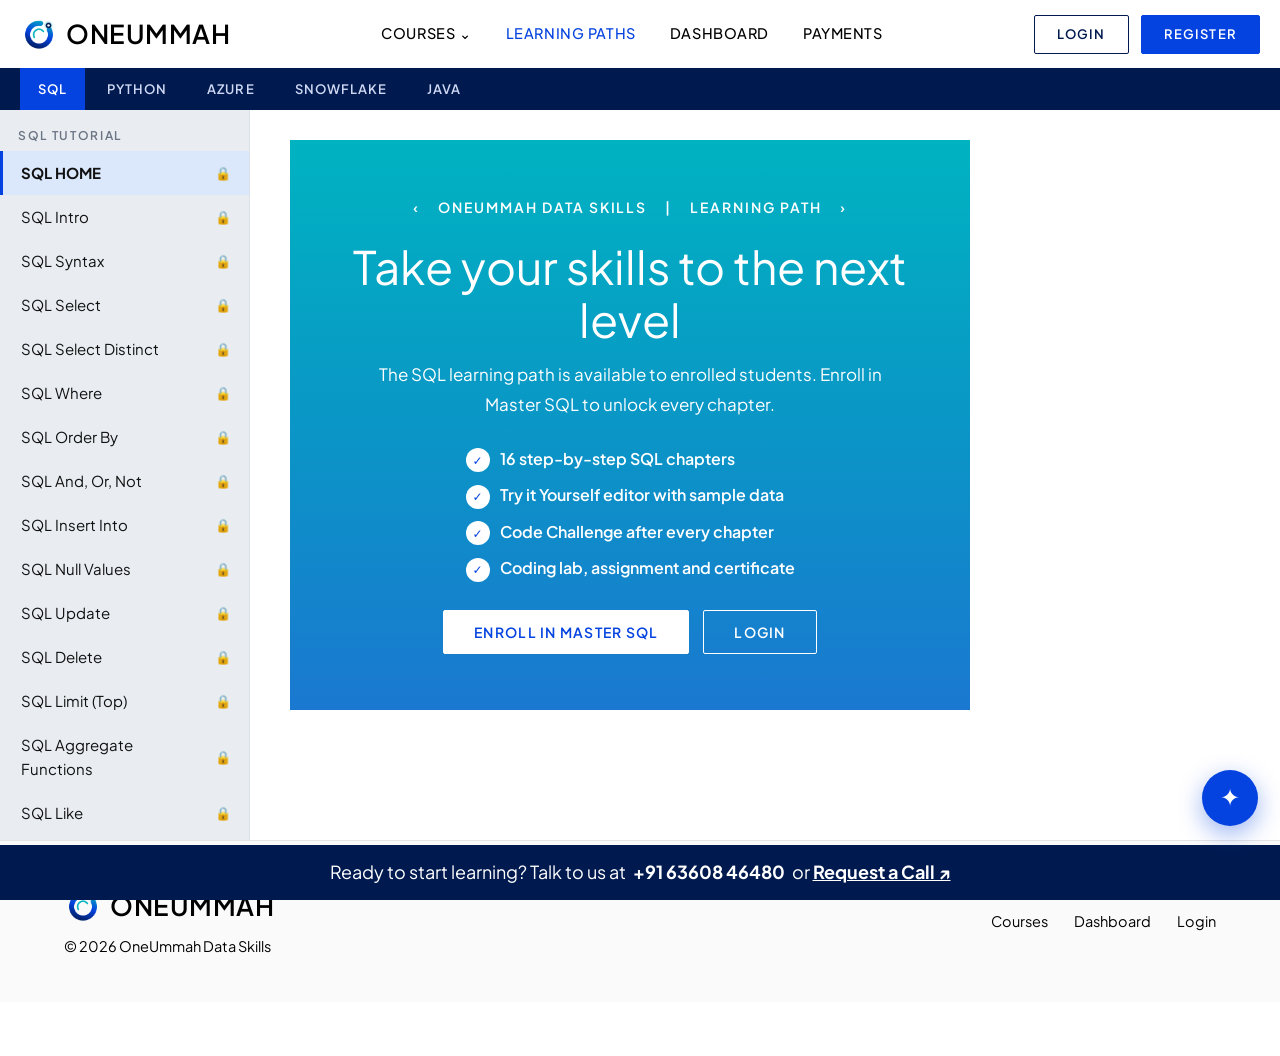
<file: tryit.html>
<!DOCTYPE html>
<html lang="en">
<head>
<meta charset="utf-8">
<meta name="viewport" content="width=device-width, initial-scale=1">
<link rel="preconnect" href="https://fonts.googleapis.com">
<link rel="preconnect" href="https://fonts.gstatic.com" crossorigin>
<link href="https://fonts.googleapis.com/css2?family=Plus+Jakarta+Sans:wght@400;500;600;700&display=swap" rel="stylesheet">
<link href="https://api.fontshare.com/v2/css?f[]=clash-grotesk@400,500,600&display=swap" rel="stylesheet">
<link rel="stylesheet" href="scaler-theme.css?v=4">
<title>Try it Yourself | OneUmmah Data Skills</title>
<script src="scaler-access.js?v=4"></script>
<style>
body{background:#e9edf3;padding-bottom:0;min-height:100vh}
.tb{display:flex;align-items:center;gap:16px;padding:10px 20px;background:#fff;border-bottom:1px solid var(--line)}
.tb .logo{font-size:22px}
.tb .ttl{font:500 18px var(--display);color:#111;margin-right:auto}
.lbl{font:400 30px var(--display);margin:0 0 8px;text-align:left;color:#111}
.hint{margin:14px 0 14px;font-size:16px;color:#222}
.ed{background:#fff;border:1px solid #d5dbe5}
.edin{position:relative}
.edin pre,.edin textarea{margin:0;padding:14px 16px;font:15px/1.6 Consolas,"Courier New",monospace;border:0;white-space:pre-wrap;word-wrap:break-word;overflow-wrap:break-word;tab-size:4}
.edin pre{position:absolute;inset:0;pointer-events:none;color:#111;overflow:hidden}
.edin textarea{position:relative;display:block;width:100%;min-height:190px;background:transparent;color:transparent;caret-color:#000;resize:none;outline:none;overflow:hidden}
.kw{color:#0443e0;font-weight:600}.str{color:#a31515}.cm{color:#6a737d;font-style:italic}
/* SQL layout */
.sqlwrap{display:grid;grid-template-columns:minmax(0,1fr) 270px;gap:0;align-items:start}
.sqlmain{padding:22px 26px 40px;min-width:0}
.result{background:#fff;border:1px solid #d5dbe5;padding:16px 18px;min-height:240px;overflow:auto;font-size:14px}
.result table{border-collapse:collapse;width:100%;margin-top:8px}
.result th,.result td{padding:8px 10px;text-align:left;border:1px solid #dfe4ec;white-space:nowrap}
.result th{background:#eaf1ff}
.result tr:nth-child(even) td{background:#fafbfd}
.result .count{margin:0 0 6px;font-weight:600}
.result .ok{color:#166534;font-weight:600;margin:0}
.result .bad{color:#b42318;margin:0;white-space:pre-wrap}
.dbside{background:#fff;border-left:1px solid #d5dbe5;padding:22px 20px;min-height:calc(100vh - 56px)}
.dbside h3{font:400 22px var(--display);text-align:center;margin-bottom:14px}
.dbside table{width:100%;border-collapse:collapse;font-size:14px}
.dbside th{text-align:left;padding:4px 0}
.dbside th:last-child,.dbside td:last-child{text-align:right}
.dbside td{padding:5px 0}
.dbside a{color:#000;text-decoration:underline;cursor:pointer}
.dbside a:hover{color:var(--blue)}
.dbside .small{font-size:13px;color:var(--muted);margin-top:14px;line-height:1.6}
.linkbtn{margin-top:14px;background:none;border:0;color:var(--blue);font:600 13px var(--font);cursor:pointer;padding:0;text-decoration:underline}
/* Python layout */
.pywrap{display:flex;flex-direction:column;height:calc(100vh - 56px)}
.pybar{display:flex;align-items:center;gap:14px;padding:10px 20px}
.pybar .nm{font:500 16px var(--display);color:#111}
.pysplit{flex:1;display:grid;grid-template-columns:1fr 1fr;gap:16px;padding:0 20px 20px;min-height:0}
.pysplit .ed{overflow:auto}
.pysplit .edin textarea{min-height:calc(100vh - 170px)}
.pyout{margin:0;background:#000;color:#fff;padding:16px;font:15px/1.6 Consolas,"Courier New",monospace;white-space:pre-wrap;overflow:auto;border:1px solid #000}
.pyout.bad{color:#ff9aa6}
@media(max-width:900px){
  .sqlwrap{grid-template-columns:1fr}.dbside{border-left:0;border-top:1px solid #d5dbe5;min-height:0}
  .pywrap{height:auto}.pysplit{grid-template-columns:1fr}.pysplit .edin textarea{min-height:220px}.pyout{min-height:240px}
}
</style>
</head>
<body>
<div class="tb">
  <a class="logo" href="learning-paths.html"><i>O</i>OneUmmah</a>
  <span class="ttl" id="tbTitle">SQL Tryit Editor</span>
  <a class="btn outline sm" id="backLink" href="learning-paths.html">← Back to tutorial</a>
</div>
<main id="app"></main>

<script>
(function(){
  function byId(i){return document.getElementById(i)}
  function esc(s){return s.replace(/&/g,"&amp;").replace(/</g,"&lt;").replace(/>/g,"&gt;")}
  var qs=new URLSearchParams(location.search);
  var lang=qs.get("lang")==="python"?"python":"sql";
  var ch=qs.get("ch")||"";
  var course=lang==="python"?"python":"sql";

  /* Only enrolled students can use the editor */
  if(!OUM.hasPaid(course)){location.replace("learning-paths.html"+(lang==="python"?"#py-home":"#home"));return}

  document.title=(lang==="python"?"Python":"SQL")+" Tryit Editor | OneUmmah Data Skills";
  byId("tbTitle").textContent=(lang==="python"?"Python":"SQL")+" Tryit Editor";
  if(/^[a-z0-9-]+$/i.test(ch))byId("backLink").href="learning-paths.html#"+ch;
  var startCode=(qs.get("code")||"").slice(0,5000)||(lang==="python"?'print("Hello, World!")':"SELECT * FROM Customers;");

  /* ---------- syntax colours ---------- */
  var SQLRE=/('[^']*')|(--[^\n]*)|\b(SELECT|FROM|WHERE|ORDER BY|GROUP BY|HAVING|DISTINCT|AND|OR|NOT|INSERT INTO|VALUES|UPDATE|SET|DELETE|LIMIT|AS|JOIN|LEFT|INNER|ON|LIKE|IS|NULL|DESC|ASC|COUNT|SUM|AVG|MIN|MAX|CREATE TABLE|DROP TABLE|ALTER TABLE|INTEGER|TEXT|REAL|PRIMARY KEY|INT|VARCHAR|IN|BETWEEN)\b/gi;
  var PYRE=/("[^"\n]*"|'[^'\n]*')|(#[^\n]*)|\b(print|if|elif|else|for|while|in|def|return|import|from|and|or|not|True|False|None|len|range|type|int|float|str|bool|append|class|is|break|continue|pass)\b/g;
  function color(s){
    var re=lang==="python"?PYRE:SQLRE;
    return esc(s).replace(re,function(m,a,b,c){return a?'<span class="str">'+a+'</span>':(b?'<span class="cm">'+b+'</span>':'<span class="kw">'+c+'</span>')});
  }

  /* ---------- page layout ---------- */
  var app=byId("app");
  var EDITOR='<div class="ed" id="ed"><div class="edin"><pre id="hl" aria-hidden="true"></pre><textarea id="code" spellcheck="false" aria-label="Code editor"></textarea></div></div>';
  if(lang==="sql"){
    app.innerHTML=
      '<div class="sqlwrap"><div class="sqlmain">'+
      '<h2 class="lbl">SQL Statement:</h2>'+EDITOR+
      '<p class="hint">Edit the SQL Statement, and click "Run SQL" to see the result.</p>'+
      '<button class="btn" id="runBtn" type="button">Run SQL »</button>'+
      '<h2 class="lbl" style="margin-top:22px">Result:</h2>'+
      '<div class="result" id="result">Click <b>"Run SQL"</b> to execute the SQL statement above.</div>'+
      '</div><aside class="dbside"><h3>Your Database:</h3>'+
      '<table><thead><tr><th>Tablenames</th><th>Records</th></tr></thead><tbody id="dbRows"><tr><td colspan="2">Loading...</td></tr></tbody></table>'+
      '<button class="linkbtn" id="resetDb" type="button">Reset database</button>'+
      '<p class="small">You can make your own tables, for example with <b>CREATE TABLE</b>. They will appear in this list.</p></aside></div>';
  }else{
    app.innerHTML=
      '<div class="pywrap"><div class="pybar"><button class="btn" id="runBtn" type="button">Run ›</button><span class="nm">Python</span></div>'+
      '<div class="pysplit">'+EDITOR+'<pre class="pyout" id="pyout">Click Run to see the output.</pre></div></div>';
  }

  var code=byId("code"),hl=byId("hl");
  function sync(){
    hl.innerHTML=color(code.value)+"\n";
    code.style.height="auto";
    code.style.height=Math.max(code.scrollHeight,code.offsetHeight>0?parseInt(getComputedStyle(code).minHeight)||0:0)+"px";
  }
  code.value=startCode;sync();
  code.addEventListener("input",sync);
  window.addEventListener("resize",sync);
  code.addEventListener("keydown",function(e){
    if((e.ctrlKey||e.metaKey)&&e.key==="Enter"){e.preventDefault();run();return}
    if(e.key==="Tab"&&lang==="python"){
      e.preventDefault();
      var s=code.selectionStart;code.value=code.value.slice(0,s)+"    "+code.value.slice(code.selectionEnd);
      code.selectionStart=code.selectionEnd=s+4;sync();
    }
  });
  byId("runBtn").onclick=function(){run()};
  function run(){lang==="python"?runPy():runSql()}

  /* ================= SQL (sql.js, runs in the browser) ================= */
  var SEED="CREATE TABLE Customers(CustomerID INTEGER PRIMARY KEY, CustomerName TEXT, ContactName TEXT, City TEXT, Country TEXT);"+
  "INSERT INTO Customers VALUES (1,'Zenith Traders','Amir Khan','Bengaluru','India'),(2,'Blue Orchid Cafe','Sara Ali','Dubai','UAE'),(3,'Crescent Books','Imran Sheikh','Hyderabad','India'),(4,'Delta Electronics','Hana Yusuf','Riyadh','Saudi Arabia'),(5,'Evergreen Foods','Rahul Mehta','Mumbai','India'),(6,'Falcon Logistics','Omar Hassan','Dubai','UAE'),(7,'Garden Fresh',NULL,'Chennai','India'),(8,'Harbor Textiles','Layla Noor','Doha','Qatar');"+
  "CREATE TABLE Orders(OrderID INTEGER PRIMARY KEY, CustomerID INTEGER, OrderDate TEXT, Amount INTEGER);"+
  "INSERT INTO Orders VALUES (101,1,'2026-01-05',1200),(102,2,'2026-01-09',450),(103,1,'2026-02-11',800),(104,3,'2026-02-14',300),(105,5,'2026-03-02',950),(106,2,'2026-03-18',600),(107,4,'2026-04-01',1500),(108,6,'2026-04-10',700),(109,1,'2026-05-07',250),(110,3,'2026-05-20',500);"+
  "CREATE TABLE Products(ProductID INTEGER PRIMARY KEY, ProductName TEXT, Category TEXT, Price INTEGER);"+
  "INSERT INTO Products VALUES (1,'Notebook','Stationery',60),(2,'Pen Set','Stationery',120),(3,'Desk Lamp','Home',650),(4,'Water Bottle','Home',300),(5,'Backpack','Bags',1400),(6,'Wireless Mouse','Electronics',799),(7,'USB Cable','Electronics',199),(8,'Sticky Notes','Stationery',45);";
  var LIB="https://cdnjs.cloudflare.com/ajax/libs/sql.js/1.10.3/",SQLJS=null,db=null,loading=null;
  function ensureDb(){
    if(db)return Promise.resolve(db);
    if(loading)return loading;
    loading=new Promise(function(res,rej){
      var s=document.createElement("script");s.src=LIB+"sql-wasm.js";
      s.onload=function(){initSqlJs({locateFile:function(f){return LIB+f}}).then(function(x){SQLJS=x;db=new x.Database();db.run(SEED);res(db)}).catch(rej)};
      s.onerror=function(){loading=null;rej(new Error("Could not load the SQL engine. Check your internet connection."))};
      document.head.appendChild(s);
    });
    return loading;
  }
  function tableEl(r){
    var t=document.createElement("table"),h=document.createElement("tr");
    r.columns.forEach(function(c){var th=document.createElement("th");th.textContent=c;h.appendChild(th)});
    t.appendChild(h);
    r.values.forEach(function(row){var tr=document.createElement("tr");row.forEach(function(v){var td=document.createElement("td");td.textContent=v===null?"NULL":String(v);tr.appendChild(td)});t.appendChild(tr)});
    return t;
  }
  function note(cls,text){var res=byId("result");res.innerHTML="";var p=document.createElement("p");p.className=cls;p.textContent=text;res.appendChild(p)}
  function quoteName(n){return /^\w+$/.test(n)?n:'"'+n.replace(/"/g,'""')+'"'}
  function refreshDb(d){
    var rows=byId("dbRows");rows.innerHTML="";
    var list=d.exec("SELECT name FROM sqlite_master WHERE type='table' AND name NOT LIKE 'sqlite_%' ORDER BY name");
    var names=list.length?list[0].values.map(function(v){return v[0]}):[];
    if(!names.length){rows.innerHTML='<tr><td colspan="2">No tables yet</td></tr>';return}
    names.forEach(function(n){
      var cnt=d.exec("SELECT COUNT(*) FROM "+quoteName(n))[0].values[0][0];
      var tr=document.createElement("tr"),a=document.createElement("a"),td1=document.createElement("td"),td2=document.createElement("td");
      a.textContent=n;a.onclick=function(){code.value="SELECT * FROM "+quoteName(n)+";";sync();runSql()};
      td1.appendChild(a);td2.textContent=cnt;tr.appendChild(td1);tr.appendChild(td2);rows.appendChild(tr);
    });
  }
  function runSql(){
    var q=code.value.trim();
    if(!q){note("bad","Type an SQL statement first.");return}
    var res=byId("result");res.textContent="Running...";
    ensureDb().then(function(d){
      try{
        var out=d.exec(q);res.innerHTML="";
        if(out.length){
          out.forEach(function(r){
            var p=document.createElement("p");p.className="count";p.textContent="Number of Records: "+r.values.length;
            res.appendChild(p);res.appendChild(tableEl(r));
          });
        }else{
          var first=(q.match(/^\s*(\w+)/)||[])[1]||"",n=d.getRowsModified();
          note("ok",/^(insert|update|delete)$/i.test(first)?"You have made changes to the database. Rows affected: "+n:"✓ Statement executed successfully.");
        }
        refreshDb(d);
      }catch(e){note("bad","SQL Error: "+e.message)}
    }).catch(function(e){note("bad",e.message)});
  }
  if(lang==="sql"){
    ensureDb().then(refreshDb).catch(function(e){byId("dbRows").innerHTML='<tr><td colspan="2">'+esc(e.message)+'</td></tr>'});
    byId("resetDb").onclick=function(){
      ensureDb().then(function(d){d.close();db=new SQLJS.Database();db.run(SEED);refreshDb(db);note("ok","✓ Database reset to the original sample tables.")});
    };
  }

  /* ================= Python (Pyodide, runs in the browser) ================= */
  var PYO=null,pyLoading=null;
  function ensurePy(){
    if(PYO)return Promise.resolve(PYO);
    if(pyLoading)return pyLoading;
    pyLoading=new Promise(function(res,rej){
      var s=document.createElement("script");s.src="https://cdn.jsdelivr.net/pyodide/v0.27.7/full/pyodide.js";
      s.onload=function(){loadPyodide().then(function(x){PYO=x;res(x)}).catch(rej)};
      s.onerror=function(){pyLoading=null;rej(new Error("Could not load the Python engine. Check your internet connection."))};
      document.head.appendChild(s);
    });
    return pyLoading;
  }
  function runPy(){
    var out=byId("pyout"),src=code.value;
    if(!src.trim()){out.className="pyout";out.textContent="Type some Python code first.";return}
    out.className="pyout";out.textContent="Running... (the first run loads Python and takes a few seconds)";
    ensurePy().then(function(py){
      py.runPython("import sys, io\nsys.stdout = io.StringIO()\nsys.stderr = io.StringIO()");
      return py.runPythonAsync(src,{globals:py.globals.get("dict")()}).then(function(){return null},function(e){return e}).then(function(err){
        var txt=py.runPython("sys.stdout.getvalue()")+py.runPython("sys.stderr.getvalue()");
        if(err)txt+=(txt&&!/\n$/.test(txt)?"\n":"")+String(err.message||err);
        out.className="pyout"+(err?" bad":"");
        out.textContent=txt||"(No output. Use print() to show a result.)";
      });
    }).catch(function(e){out.className="pyout bad";out.textContent=e.message});
  }
})();
</script>
</body>
</html>
</file>
<file: scaler-theme.css>
/* OneUmmah Data Skills: shared Scaler-style theme (all pages) */
/* ===== Theme tokens (tweak these to match exactly using the eyedropper) ===== */
:root{
  --blue:#0443e0; --blue-dark:#0334b3; --navy:#001a4f; --ink:#000; --muted:#5f6368;
  --line:#e5e5e5; --soft:#fafafa; --white:#fff;
  --hero:linear-gradient(180deg,#00b3c1 0%,#0a96c6 42%,#2aa4dc 64%,#bfe0f6 90%,#f3f9ff 100%);
  --font:'Plus Jakarta Sans',system-ui,sans-serif;
  --display:'Clash Grotesk','Plus Jakarta Sans',system-ui,sans-serif;
}
*{box-sizing:border-box;margin:0;padding:0}
html{scroll-behavior:smooth;scroll-padding-top:90px}
body{font-family:var(--font);color:var(--ink);background:#fff;line-height:1.6;padding-bottom:54px;-webkit-font-smoothing:antialiased}
a{color:inherit;text-decoration:none}
.wrap{max-width:1200px;margin:0 auto;padding:0 24px}
section{padding:80px 0}
h1,h2,h3,.logo{font-family:var(--display)}
h2{font-size:clamp(27px,3.2vw,37px);font-weight:500;text-align:center;line-height:1.2}
h3{font-weight:500;line-height:1.25}
.sub{text-align:center;color:var(--muted);max-width:640px;margin:12px auto 44px;font-size:17px}
:focus-visible{outline:3px solid #7aa2ff;outline-offset:2px}

/* Buttons: square, uppercase, spaced (Scaler style) */
.btn{display:inline-block;padding:14px 30px;border:1px solid var(--blue);background:var(--blue);color:#fff;font:600 14px/1 var(--font);letter-spacing:.09em;text-transform:uppercase;cursor:pointer;border-radius:2px;transition:background .2s,color .2s}
.btn:hover{background:var(--blue-dark);border-color:var(--blue-dark)}
.btn.outline{background:#fff;color:var(--navy);border-color:var(--navy)}
.btn.outline:hover{background:var(--navy);color:#fff}
.btn.sm{padding:12px 22px;font-size:13px}

/* Header */
header{position:sticky;top:0;z-index:60;background:#fff}
.nav{display:flex;align-items:center;justify-content:space-between;height:68px;gap:20px}
.logo{display:flex;align-items:center;gap:8px;font-weight:600;font-size:26px;letter-spacing:.02em;color:#000;text-transform:uppercase}
.logo i{font-style:normal;display:grid;place-items:center;width:24px;height:24px;border:3px solid var(--blue);color:var(--blue);font-size:13px;font-weight:700;border-radius:4px}
.links{display:flex;gap:34px;font-size:14.5px;font-weight:500;letter-spacing:.04em;text-transform:uppercase}
.links>a,.dd>button{background:none;border:0;font:inherit;letter-spacing:inherit;text-transform:inherit;cursor:pointer;color:#000;padding:8px 0}
.links a:hover,.dd>button:hover{color:var(--blue)}
.dd{position:relative}
.dd-menu{display:none;position:absolute;top:100%;left:-16px;min-width:260px;background:#fff;border:1px solid var(--line);box-shadow:0 12px 30px rgba(0,0,0,.1);padding:8px 0;text-transform:none;letter-spacing:0}
.dd.open .dd-menu{display:block}
.dd-menu a{display:block;padding:10px 20px;font-size:15px}
.dd-menu a:hover{background:var(--soft);color:var(--blue)}
.nav-cta{display:flex;gap:12px;align-items:center}
.burger{display:none;background:none;border:0;font-size:28px;cursor:pointer}

/* Hero */
.hero{background:var(--hero);text-align:center;padding:92px 0 150px;color:#fff}
.eyebrow{font-size:14px;font-weight:600;letter-spacing:.14em;text-transform:uppercase;display:flex;gap:18px;justify-content:center;align-items:center;flex-wrap:wrap}
.hero h1{font-weight:400;font-size:clamp(38px,5.6vw,72px);line-height:1.12;margin:30px auto 26px;max-width:900px;letter-spacing:-.01em}
.hero p{font-size:18px;max-width:700px;margin:0 auto;line-height:1.55}
.hero p b{font-weight:700;display:block}
.hero .acts{display:flex;gap:14px;justify-content:center;flex-wrap:wrap;margin:52px 0 14px}
.hero small{color:#e6f4fc;font-size:14px}

/* Sticky bottom bar */
.bar{position:fixed;left:0;right:0;bottom:0;z-index:70;background:var(--navy);color:#fff;text-align:center;padding:13px 16px;font-size:18px}
.bar b{font-weight:700;margin:0 4px}
.bar button{background:none;border:0;color:#fff;font:inherit;font-weight:700;text-decoration:underline;cursor:pointer}

/* Stats */
.stats{padding:56px 0;border-bottom:1px solid var(--line)}
.stats .wrap{display:grid;grid-template-columns:repeat(4,1fr);gap:20px;text-align:center}
.stats b{display:block;font:500 44px/1.1 var(--display);color:#000}
.stats span{color:var(--muted);font-size:15px}

/* Cards */
.grid{display:grid;gap:24px}
.courses{grid-template-columns:repeat(auto-fit,minmax(300px,1fr))}
.card{background:#fff;border:1px solid var(--line);padding:28px;display:flex;flex-direction:column;gap:10px;transition:border-color .2s,box-shadow .2s}
.card:hover{border-color:var(--blue);box-shadow:0 12px 30px rgba(4,67,224,.1)}
.badge{display:grid;place-items:center;width:46px;height:46px;background:#eaf1ff;color:var(--blue);font:600 16px var(--display)}
.tag{font-size:12px;font-weight:600;letter-spacing:.08em;text-transform:uppercase;color:var(--muted)}
.card h3{font-size:22px}
.card p{color:var(--muted);font-size:15px;flex:1}
.meta{display:flex;gap:18px;font-size:13.5px;font-weight:600}
.more{color:var(--blue);font-weight:600;font-size:14px;letter-spacing:.06em;text-transform:uppercase}
.alt{background:var(--soft)}
.center{text-align:center;margin-top:40px}

/* Path */
.timeline{display:grid;grid-template-columns:repeat(3,1fr);gap:24px}
.step{background:#fff;border:1px solid var(--line);padding:30px;border-top:3px solid var(--blue)}
.step .n{font:500 40px var(--display);color:var(--blue);line-height:1}
.step h3{font-size:24px;margin:12px 0 8px}
.step p{color:var(--muted);font-size:15px}
.step em{display:block;margin-top:14px;font-style:normal;font-weight:600;font-size:12px;letter-spacing:.1em;text-transform:uppercase}

/* Features */
.features{grid-template-columns:repeat(auto-fit,minmax(270px,1fr))}
.feat{padding:28px;border:1px solid var(--line);background:#fff}
.feat .ic{font-size:28px;margin-bottom:10px}
.feat h3{font-size:19px;margin-bottom:6px}
.feat p{color:var(--muted);font-size:15px}
.split{display:grid;grid-template-columns:repeat(3,1fr);gap:24px}

/* Course preview (video) */
.preview{display:grid;grid-template-columns:1.15fr 1fr;gap:48px;align-items:center}
.vframe{background:#000;border:1px solid var(--line);box-shadow:0 18px 45px rgba(0,26,79,.14)}
.vframe video{display:block;width:100%;max-height:420px;background:#000}
.pcopy h2{text-align:left;margin:10px 0 16px}
.pcopy p{color:var(--muted)}
.plist{list-style:none;margin:22px 0 28px}
.plist li{margin:12px 0}
.plist li::before{content:"✓";color:var(--blue);font-weight:800;margin-right:10px}
/* Auth chip + toast (used by script.js) */
.nav-guest,.nav-user{display:flex;gap:12px;align-items:center}
.user-pill{display:flex;align-items:center;gap:8px;font-weight:600;font-size:14px}
.user-pill .av{display:grid;place-items:center;width:32px;height:32px;border-radius:50%;background:var(--blue);color:#fff;font-weight:700}
.m-only{display:none}
.toast{position:fixed;left:50%;bottom:84px;transform:translate(-50%,20px);background:var(--navy);color:#fff;padding:12px 22px;opacity:0;pointer-events:none;transition:.3s;z-index:120}
.toast.show{opacity:1;transform:translate(-50%,0)}

/* FAQ */
.faq{max-width:820px;margin:0 auto}
details{border-bottom:1px solid var(--line)}
summary{cursor:pointer;padding:22px 4px;font:500 19px var(--display);list-style:none;display:flex;justify-content:space-between;gap:12px}
summary::-webkit-details-marker{display:none}
summary::after{content:"+";font-size:26px;line-height:1;color:var(--blue);transition:transform .2s}
details[open] summary::after{transform:rotate(45deg)}
details p{padding:0 4px 22px;color:var(--muted)}

/* CTA */
.cta{background:var(--hero);text-align:center;color:#fff;padding:90px 0}
.cta h2{color:#fff;font-weight:400;font-size:clamp(30px,4vw,48px)}
.cta p{margin:14px 0 30px;font-size:18px}
.cta .row{display:flex;gap:14px;justify-content:center;flex-wrap:wrap}

/* Footer */
footer{background:var(--soft);padding:44px 0;font-size:14.5px;border-top:1px solid var(--line)}
.foot{display:flex;justify-content:space-between;gap:20px;flex-wrap:wrap;align-items:center}
.foot nav{display:flex;gap:26px}
.foot nav a:hover{text-decoration:underline}

/* Modal */
.modal{position:fixed;inset:0;z-index:90;background:rgba(0,10,40,.6);display:none;place-items:center;padding:20px}
.modal.open{display:grid}
.mbox{background:#fff;width:100%;max-width:440px;padding:32px;position:relative}
.mbox h3{font-size:24px}
.mbox small{color:var(--muted)}
.x{position:absolute;top:10px;right:14px;background:none;border:0;font-size:28px;cursor:pointer}
.field{margin-top:16px}
.field label{display:block;font-size:13px;font-weight:600;margin-bottom:5px}
.field input,.field select{width:100%;padding:12px;border:1px solid #c9ced8;font:inherit;background:#fff;border-radius:2px}
.field input:focus,.field select:focus{border-color:var(--blue);outline:none;box-shadow:0 0 0 3px rgba(4,67,224,.15)}
.mbox .btn{width:100%;margin-top:22px}
.err{font-size:13px;color:#c0262d;margin-top:10px;min-height:18px}

@media(max-width:960px){
  .timeline,.split,.preview{grid-template-columns:1fr}
  .m-only{display:block}
  .stats .wrap{grid-template-columns:repeat(2,1fr)}
  .burger{display:block}
  .links{display:none;position:absolute;top:68px;left:0;right:0;background:#fff;flex-direction:column;gap:0;border-bottom:1px solid var(--line);padding:6px 0}
  .links.open{display:flex}
  .links>a,.dd>button{padding:14px 24px;width:100%;text-align:left}
  .dd-menu{position:static;box-shadow:none;border:0;background:var(--soft)}
  .nav-cta .hide-m{display:none}
  .hero{padding:60px 0 100px}
  .bar{font-size:14px}
}
@media(prefers-reduced-motion:reduce){html{scroll-behavior:auto}*{transition:none!important}}

/* ===================== Shared additions for inner pages ===================== */
:root{--hero-deep:linear-gradient(180deg,#00b3c1 0%,#0a96c6 50%,#1a78d0 100%)}
.links a[aria-current],.links .dd>button[aria-current]{color:var(--blue)}
.btn.full{width:100%;text-align:center}

/* Inner page hero */
.page-hero{background:var(--hero-deep);color:#fff;text-align:center;padding:68px 0 88px}
.page-hero h1{font-weight:400;font-size:clamp(32px,4.6vw,56px);line-height:1.12;margin:22px auto 12px;max-width:820px}
.page-hero p{font-size:18px;max-width:640px;margin:0 auto}

/* Courses page */
.card.featured{border-color:var(--blue);box-shadow:0 12px 30px rgba(4,67,224,.1)}
.card .acts{display:flex;flex-direction:column;gap:10px;margin-top:8px}
.card .acts .btn{width:100%;text-align:center}
.btn.course-btn-alt.enrolled,.btn.course-btn-alt.enrolled:hover{background:#e9f9ef;border-color:#9fdcb5;color:#1c7a45}
.detail{display:grid;grid-template-columns:1fr .95fr;gap:56px;align-items:center}
.detail h2{text-align:left;margin:12px 0 14px}
.detail>div>p{color:var(--muted)}
.checks{list-style:none;margin:24px 0 0;display:grid;gap:14px}
.checks li::before{content:"✓";color:var(--blue);font-weight:800;margin-right:12px}
.lpanel{background:#fff;border:1px solid var(--line);box-shadow:0 18px 45px rgba(0,26,79,.1)}
.lhead{display:flex;justify-content:space-between;gap:12px;padding:20px 22px;border-bottom:1px solid var(--line);font:500 17px var(--display)}
.lhead b{font:600 12px var(--font);letter-spacing:.08em;text-transform:uppercase;color:var(--blue);white-space:nowrap;align-self:center}
.lrow{display:flex;align-items:center;gap:12px;padding:17px 22px;border-bottom:1px solid #f0f0f0;color:#333;font-size:15px}
.lrow:last-child{border-bottom:0}
.lrow span{color:var(--blue);font-weight:800;width:18px}
.lrow small{margin-left:auto;color:var(--muted);font-size:13px}
.lrow.on{background:#eaf1ff;font-weight:600;color:var(--navy)}

/* Login / Register */
.auth{background:var(--hero-deep);min-height:calc(100vh - 68px);padding:64px 0 100px;display:flex;align-items:center}
.auth-grid{display:grid;grid-template-columns:1fr 450px;gap:72px;align-items:center}
.auth-intro{color:#fff}
.auth-intro .eyebrow{justify-content:flex-start}
.auth-intro h1{font-weight:400;font-size:clamp(34px,4.8vw,58px);line-height:1.1;margin:24px 0 18px}
.auth-intro p{font-size:18px;max-width:500px}
.points{list-style:none;margin:30px 0 0;display:grid;gap:14px;font-weight:600}
.points li::before{content:"✓";display:inline-grid;place-items:center;width:26px;height:26px;border-radius:50%;background:#fff;color:var(--blue);font-size:13px;margin-right:12px}
.auth-card{background:#fff;color:#000;padding:38px;border:1px solid var(--line);box-shadow:0 24px 60px rgba(0,26,79,.28)}
.auth-card h2{text-align:left;font-size:30px;margin-bottom:6px}
.auth-card .subtitle{color:var(--muted);font-size:15px;margin-bottom:8px}
.auth-card label{display:block;font-size:13px;font-weight:600;margin:18px 0 6px}
.auth-card input{width:100%;height:46px;padding:0 14px;border:1px solid #c9ced8;border-radius:2px;font:inherit;background:#fff}
.auth-card input:focus{border-color:var(--blue);outline:none;box-shadow:0 0 0 3px rgba(4,67,224,.15)}
.password{position:relative}
.password input{padding-right:70px}
.password .show{position:absolute;right:12px;top:50%;transform:translateY(-50%);background:none;border:0;color:var(--blue);font:700 13px var(--font);cursor:pointer}
.message{display:none;margin-top:16px;padding:12px 14px;border:1px solid #f4c7c3;background:#fdeceb;color:#b42318;font-size:14px;line-height:1.5}
.auth-card .submit{margin-top:24px}
.auth-card .submit:disabled{opacity:.65;cursor:wait}
.bottom{text-align:center;margin-top:22px;font-size:14px;color:var(--muted);line-height:1.9}
.bottom a{color:var(--blue);font-weight:700}

@media(max-width:960px){
  .detail,.auth-grid{grid-template-columns:1fr;gap:34px}
  .auth{padding:44px 0 80px;min-height:0}
  .auth-intro{text-align:center}
  .auth-intro .eyebrow{justify-content:center}
  .auth-intro p{margin:0 auto}
  .points{display:inline-grid;text-align:left}
  .auth-card{max-width:480px;width:100%;margin:0 auto}
}
@media(max-width:520px){.auth-card{padding:28px 22px}.page-hero{padding:48px 0 64px}}

/* ===================== Login drawer (Scaler-style side panel) ===================== */
.dr{position:fixed;inset:0;z-index:100;visibility:hidden;transition:visibility 0s .3s}
.dr.open{visibility:visible;transition-delay:0s}
.dr-bg{position:absolute;inset:0;background:rgba(0,16,50,.35);-webkit-backdrop-filter:blur(7px);backdrop-filter:blur(7px);opacity:0;transition:opacity .3s}
.dr.open .dr-bg{opacity:1}
.dr-panel{position:absolute;top:0;right:0;bottom:0;width:min(432px,100%);background:#fff;padding:54px 18px 30px;overflow-y:auto;border-left:1px solid #000;box-shadow:-12px 0 40px rgba(0,0,0,.18);transform:translateX(100%);transition:transform .3s ease}
.dr.open .dr-panel{transform:none}
.dr-x{position:absolute;top:12px;right:16px;background:none;border:0;font-size:30px;line-height:1;cursor:pointer;color:#000}
.dr-panel h2{font:700 21px/1.3 var(--font);text-align:left;color:#000}
.dr-view[hidden]{display:none}
.dr-phone{display:flex;align-items:stretch;margin-top:32px}
.dr-cc{display:flex;align-items:center;justify-content:center;flex:0 0 62px;height:38px;border:1px solid #cfcfcf;border-right:0;background:#fff}
.flag-in{display:inline-block;position:relative;width:24px;height:16px;background:linear-gradient(#ff9933 0 33.3%,#fff 0 66.6%,#138808 0);border:1px solid #e1e1e1}
.flag-in::after{content:"";position:absolute;left:50%;top:50%;width:6px;height:6px;margin:-3px 0 0 -3px;border:1px solid #000080;border-radius:50%}
.chev{width:6px;height:6px;margin:-3px 0 0 9px;border-right:1.5px solid #333;border-bottom:1.5px solid #333;transform:rotate(45deg)}
.dr-field{position:relative;margin-top:30px}
.dr-pf{flex:1;margin-top:0}
.dr-field label{position:absolute;top:-9px;left:12px;background:#fff;padding:0 5px;font-size:12px;color:#444;z-index:1}
.dr-field input{width:100%;height:38px;padding:0 70px 0 12px;border:1px solid #cfcfcf;border-radius:0;font:inherit;font-size:15px;background:#fff}
.dr-pf input{padding-right:12px}
.dr-field input:focus{border-color:var(--blue);outline:none}
.dr-field .show{position:absolute;right:10px;top:50%;transform:translateY(-50%);background:none;border:0;color:var(--blue);font:700 13px var(--font);cursor:pointer}
.dr-help{margin-top:14px;font-size:15px;color:#222}
.dr-panel .message{margin-top:12px;font-size:13px;padding:10px 12px}
.dr-panel .btn.full.dr-main{display:block;height:38px;padding:0;line-height:38px;margin-top:28px;font-size:14px;font-weight:700;letter-spacing:.12em}
.dr-panel .btn.full:disabled{opacity:.65;cursor:wait}
.dr-or{display:flex;align-items:center;gap:16px;margin:24px 0 14px;color:#444;font-size:14px;letter-spacing:.08em}
.dr-or::before,.dr-or::after{content:"";flex:1;height:1px;background:var(--line)}
.dr-alt{display:flex;align-items:center;justify-content:center;width:100%;height:36px;margin-top:8px;border:1px solid #000;background:#fff;color:#000;font:500 15px var(--font);cursor:pointer;transition:background .2s}
.dr-alt:first-of-type{margin-top:0}
.dr-alt:hover{background:var(--soft)}
.dr-alt .ic{margin-right:8px;font-size:15px}
.dr-foot{text-align:center;margin-top:26px;font-size:15px;color:#222}
.dr-foot a{color:var(--blue);font-weight:700}

/* ===================== Drawer extras + Payments page ===================== */
.message.info{background:#eef4ff;border-color:#c9d8ff;color:#0334b3}
button.dr-alt{font-family:var(--font)}
.dr-alt .g{color:#4285f4;font-weight:800;margin-right:10px;font-size:17px}
.pay-grid{display:grid;grid-template-columns:1fr 430px;gap:44px;align-items:start}
.pay-info h2{text-align:left;margin:12px 0 10px}
.pay-info p{color:var(--muted)}
.steps-list{list-style:none;counter-reset:s;margin-top:28px;display:grid;gap:18px}
.steps-list li{counter-increment:s;display:flex;gap:14px;align-items:flex-start}
.steps-list li::before{content:counter(s);flex:0 0 30px;height:30px;display:grid;place-items:center;background:var(--blue);color:#fff;font-weight:700;border-radius:50%}
.pay-card{background:#fff;border:1px solid var(--line);padding:32px;box-shadow:0 18px 45px rgba(0,26,79,.1)}
.pay-card h3{font-size:22px;margin-bottom:12px}
.sum{display:flex;justify-content:space-between;gap:12px;padding:14px 0;border-bottom:1px solid var(--line)}
.sum.total{border-bottom:0;font-weight:600}
.sum.total b{font:500 30px var(--display)}
.pay-card .btn.full{margin-top:18px;padding:16px}
.pay-card .or{margin:22px 0 4px;text-align:center;color:var(--muted);font-size:13px;letter-spacing:.06em;text-transform:uppercase}
.pay-card .field input{height:48px;padding:0 14px}
.pay-note{font-size:13px;color:var(--muted);margin-top:10px}
.done-card{max-width:560px;margin:0 auto;text-align:center}
.done-card .badge{margin:0 auto 14px}
.pick{grid-template-columns:repeat(auto-fit,minmax(280px,1fr))}
@media(max-width:960px){.pay-grid{grid-template-columns:1fr}}

/* ===================== Payments picker ===================== */
.price-big{font:500 36px/1.1 var(--display);margin:6px 0 4px;color:#000}
.price-big.small{font-size:18px;color:var(--muted)}
.pick .card .btn{align-self:flex-start}
.btn.outline.full{background:#fff}

/* ===================== Coding labs (SQL + Python) ===================== */
.lab{margin-top:-44px;padding-bottom:70px;position:relative}
.lab-top{margin-bottom:16px}
.workspace{display:grid;grid-template-columns:1.1fr .9fr;gap:22px}
.lp{background:#fff;border:1px solid var(--line);min-width:0;box-shadow:0 12px 30px rgba(0,26,79,.08)}
.lp-head{display:flex;justify-content:space-between;align-items:center;gap:10px;padding:16px 18px;border-bottom:1px solid var(--line)}
.lp-head h2{font:500 18px var(--display);text-align:left;margin:0}
.lab-tag{font:600 11px var(--font);letter-spacing:.08em;text-transform:uppercase;color:var(--blue);background:#eaf1ff;padding:6px 10px}
.editor{display:block;width:100%;min-height:340px;resize:vertical;background:#0b1730;color:#e6edf7;border:0;padding:20px;font:14px/1.8 Consolas,"Courier New",monospace;outline:none}
.editor::placeholder{color:#7c8aa5}
.editor:focus{box-shadow:inset 0 0 0 2px var(--blue)}
.lab-actions{display:flex;gap:10px;flex-wrap:wrap;padding:14px 16px;border-top:1px solid var(--line)}
.lab-actions .btn:disabled{opacity:.6;cursor:wait}
.lab-status{padding:13px 18px;color:var(--muted);font-size:14px;border-bottom:1px solid var(--line)}
.lab-ok{color:#166534;font-weight:600}
.lab-output{padding:18px;min-height:340px;overflow:auto}
.lab-output table{width:100%;border-collapse:collapse;font-size:14px}
.lab-output th,.lab-output td{padding:10px 12px;text-align:left;border:1px solid var(--line);white-space:nowrap}
.lab-output th{background:#eaf1ff;color:var(--navy);font-weight:600}
.lab-output tr:nth-child(even) td{background:var(--soft)}
.lab-result-title{font:500 15px var(--display);color:var(--blue);margin:14px 0 8px}
.lab-result-title:first-child{margin-top:0}
.out-msg{padding:15px;background:var(--soft);border:1px solid var(--line);line-height:1.7;white-space:pre-wrap;overflow-wrap:anywhere;font-size:14px}
.out-msg.error{background:#fdeceb;border-color:#f4c7c3;color:#b42318}
.out-msg.success{background:#effaf4;border-color:#bfe5cf;color:#166534}
.lab-tip{margin-top:22px;padding:18px 22px;border:1px solid var(--line);background:#fff;color:var(--muted);font-size:14px;line-height:1.9}
.lab-tip strong{color:#000}
@media(max-width:960px){.workspace{grid-template-columns:1fr}.lab{margin-top:-34px}}
@media(max-width:560px){.editor,.lab-output{min-height:260px}}
</file>
